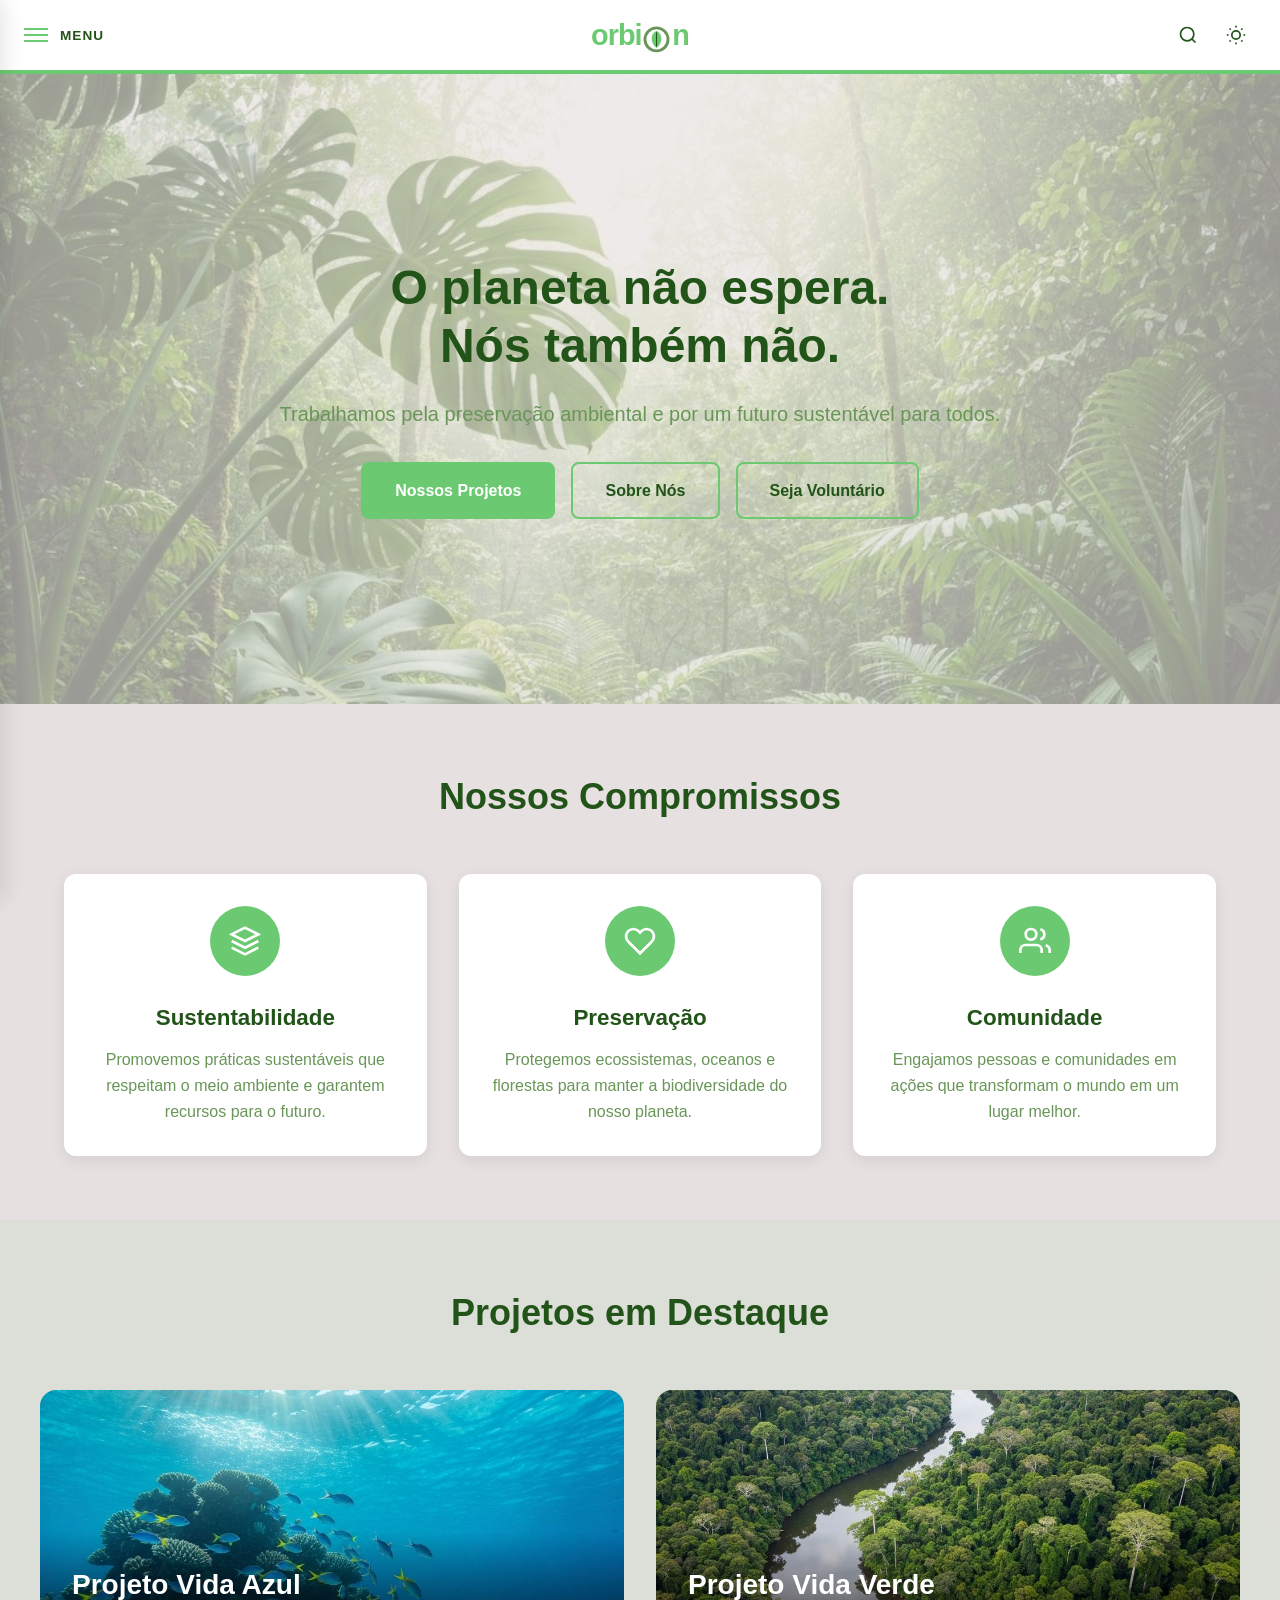
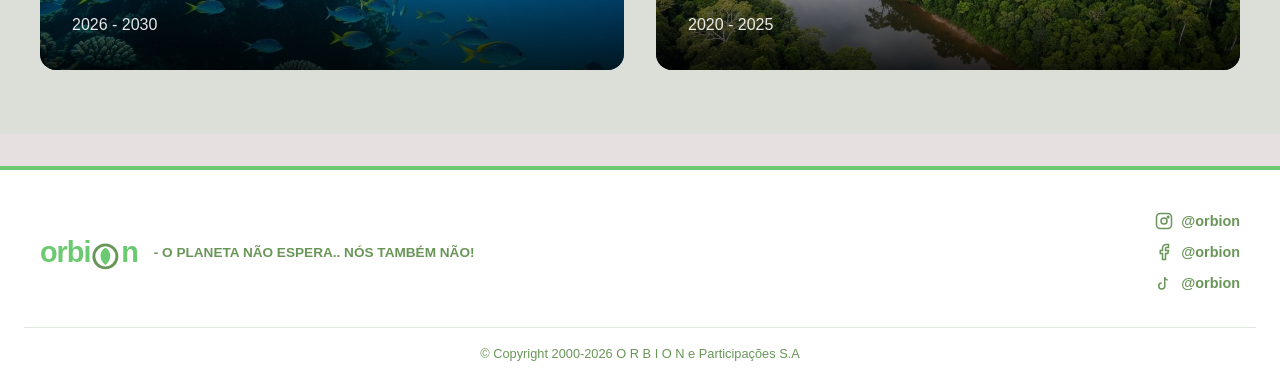
<file: index.html>
<!DOCTYPE html>
<html lang="pt-BR">
<head>
  <meta charset="UTF-8">
  <meta name="viewport" content="width=device-width, initial-scale=1.0">
  <title>Orbion - O planeta não espera, nós também não!</title>
  <meta name="description" content="Organização dedicada à preservação ambiental e desenvolvimento sustentável.">
  <link rel="stylesheet" href="css/style.css">
</head>
<body>

  <!-- ===== TELA DE CARREGAMENTO ===== -->
  <div id="loading-screen" class="loading-screen">
    <div class="loading-content">
      <div class="loading-logo">
        <!-- Logo Orbion -->
        <span class="logo-text">
          orbi<span class="logo-o">
            <svg viewBox="0 0 40 40" class="logo-leaf-svg">
              <circle cx="20" cy="20" r="16" fill="none" stroke="#699658" stroke-width="4"/>
              <path class="leaf-path" d="M20 8 C12 12, 10 24, 20 32 C30 24, 28 12, 20 8 Z" fill="#6bca71"/>
              <path d="M20 10 L20 30" stroke="#225318" stroke-width="1.5"/>
            </svg>
          </span>n
        </span>
      </div>
      <div class="loading-bar-container">
        <div class="loading-bar"></div>
      </div>
      <p class="loading-text">Carregando...</p>
    </div>
  </div>

  <!-- ===== CABEÇALHO ===== -->
  <header class="header">
    <div class="header-content">
      <!-- Menu (esquerda) -->
      <div class="header-left">
        <button class="menu-button" id="menu-button" aria-label="Abrir menu">
          <div class="menu-icon">
            <span></span><span></span><span></span>
          </div>
          <span class="menu-label">MENU</span>
        </button>
      </div>

      <!-- Logo (centro) -->
      <div class="header-logo">
        <a href="index.html" class="logo-link">
          <span class="logo-text logo-sm">
            orbi<span class="logo-o">
              <svg viewBox="0 0 40 40" class="logo-leaf-svg">
                <circle cx="20" cy="20" r="16" fill="none" stroke="#699658" stroke-width="4"/>
                <path d="M20 8 C12 12, 10 24, 20 32 C30 24, 28 12, 20 8 Z" fill="#6bca71"/>
                <path d="M20 10 L20 30" stroke="#225318" stroke-width="1.5"/>
              </svg>
            </span>n
          </span>
        </a>
      </div>

      <!-- Busca e Dark Mode (direita) -->
      <div class="header-right">
        <button class="icon-button" id="search-button" aria-label="Buscar">
          <svg viewBox="0 0 24 24" width="20" height="20" fill="none" stroke="currentColor" stroke-width="2">
            <circle cx="11" cy="11" r="8"/><line x1="21" y1="21" x2="16.65" y2="16.65"/>
          </svg>
        </button>
        <button class="icon-button" id="theme-button" aria-label="Alternar tema">
          <svg class="icon-sun" viewBox="0 0 24 24" width="20" height="20" fill="none" stroke="currentColor" stroke-width="2">
            <circle cx="12" cy="12" r="5"/><line x1="12" y1="1" x2="12" y2="3"/><line x1="12" y1="21" x2="12" y2="23"/><line x1="4.22" y1="4.22" x2="5.64" y2="5.64"/><line x1="18.36" y1="18.36" x2="19.78" y2="19.78"/><line x1="1" y1="12" x2="3" y2="12"/><line x1="21" y1="12" x2="23" y2="12"/><line x1="4.22" y1="19.78" x2="5.64" y2="18.36"/><line x1="18.36" y1="5.64" x2="19.78" y2="4.22"/>
          </svg>
          <svg class="icon-moon" viewBox="0 0 24 24" width="20" height="20" fill="none" stroke="currentColor" stroke-width="2">
            <path d="M21 12.79A9 9 0 1 1 11.21 3 7 7 0 0 0 21 12.79z"/>
          </svg>
        </button>
      </div>
    </div>
  </header>

  <!-- ===== MENU LATERAL ===== -->
  <div class="sidebar-overlay" id="sidebar-overlay"></div>
  <nav class="sidebar" id="sidebar">
    <div class="sidebar-header">
      <span class="logo-text logo-sm">orbi<span class="logo-o"><svg viewBox="0 0 40 40" class="logo-leaf-svg"><circle cx="20" cy="20" r="16" fill="none" stroke="#699658" stroke-width="4"/><path d="M20 8 C12 12, 10 24, 20 32 C30 24, 28 12, 20 8 Z" fill="#6bca71"/></svg></span>n</span>
      <button class="close-button" id="close-button" aria-label="Fechar menu">&times;</button>
    </div>
    <ul class="sidebar-links">
      <li><a href="index.html">início</a></li>
      <li><a href="projetos.html">projetos</a></li>
      <li><a href="contato.html">contato</a></li>
      <li><a href="sobre.html">sobre</a></li>
    </ul>
  </nav>

  <!-- ===== MODAL DE BUSCA ===== -->
  <div class="search-modal" id="search-modal">
    <div class="search-box">
      <div class="search-input-wrap">
        <svg viewBox="0 0 24 24" width="20" height="20" fill="none" stroke="currentColor" stroke-width="2"><circle cx="11" cy="11" r="8"/><line x1="21" y1="21" x2="16.65" y2="16.65"/></svg>
        <input type="text" id="search-input" placeholder="Buscar projetos, páginas...">
        <button id="search-close" aria-label="Fechar busca">&times;</button>
      </div>
      <div class="search-results" id="search-results">
        <p class="search-hint">Digite para buscar no site</p>
      </div>
    </div>
  </div>

  <!-- ===== CONTEÚDO PRINCIPAL ===== -->
  <main>
    <!-- HERO -->
    <section class="hero">
      <div class="hero-bg"></div>
      <div class="hero-content">
        <h1 class="hero-title animate-fade-up">O planeta não espera.<br>Nós também não.</h1>
        <p class="hero-subtitle animate-fade-up delay-200">Trabalhamos pela preservação ambiental e por um futuro sustentável para todos.</p>
        <div class="hero-buttons animate-fade-up delay-300">
          <a href="projetos.html" class="btn btn-primary">Nossos Projetos</a>
          <a href="sobre.html" class="btn btn-outline">Sobre Nós</a>
          <a href="cadastro.html" class="btn btn-outline">Seja Voluntário</a>
        </div>
      </div>
    </section>

    <!-- COMPROMISSOS -->
    <section class="section">
      <h2 class="section-title scroll-animate">Nossos Compromissos</h2>
      <div class="cards-grid">
        <div class="card scroll-animate">
          <div class="card-icon">
            <svg viewBox="0 0 24 24" width="32" height="32" fill="none" stroke="currentColor" stroke-width="2"><path d="M12 2L2 7l10 5 10-5-10-5z"/><path d="M2 17l10 5 10-5"/><path d="M2 12l10 5 10-5"/></svg>
          </div>
          <h3>Sustentabilidade</h3>
          <p>Promovemos práticas sustentáveis que respeitam o meio ambiente e garantem recursos para o futuro.</p>
        </div>
        <div class="card scroll-animate delay-100">
          <div class="card-icon">
            <svg viewBox="0 0 24 24" width="32" height="32" fill="none" stroke="currentColor" stroke-width="2"><path d="M20.84 4.61a5.5 5.5 0 0 0-7.78 0L12 5.67l-1.06-1.06a5.5 5.5 0 0 0-7.78 7.78l1.06 1.06L12 21.23l7.78-7.78 1.06-1.06a5.5 5.5 0 0 0 0-7.78z"/></svg>
          </div>
          <h3>Preservação</h3>
          <p>Protegemos ecossistemas, oceanos e florestas para manter a biodiversidade do nosso planeta.</p>
        </div>
        <div class="card scroll-animate delay-200">
          <div class="card-icon">
            <svg viewBox="0 0 24 24" width="32" height="32" fill="none" stroke="currentColor" stroke-width="2"><path d="M17 21v-2a4 4 0 0 0-4-4H5a4 4 0 0 0-4 4v2"/><circle cx="9" cy="7" r="4"/><path d="M23 21v-2a4 4 0 0 0-3-3.87"/><path d="M16 3.13a4 4 0 0 1 0 7.75"/></svg>
          </div>
          <h3>Comunidade</h3>
          <p>Engajamos pessoas e comunidades em ações que transformam o mundo em um lugar melhor.</p>
        </div>
      </div>
    </section>

    <!-- DESTAQUE PROJETOS -->
    <section class="section section-alt">
      <h2 class="section-title scroll-animate">Projetos em Destaque</h2>
      <div class="projects-preview">
        <a href="projetos.html" class="project-card project-azul scroll-animate">
          <div class="project-overlay">
            <h3>Projeto Vida Azul</h3>
            <p>2026 - 2030</p>
          </div>
        </a>
        <a href="projetos.html" class="project-card project-verde scroll-animate delay-200">
          <div class="project-overlay">
            <h3>Projeto Vida Verde</h3>
            <p>2020 - 2025</p>
          </div>
        </a>
      </div>
    </section>
  </main>

  <!-- ===== RODAPÉ ===== -->
  <footer class="footer">
    <div class="footer-content">
      <div class="footer-brand">
        <span class="logo-text logo-sm">orbi<span class="logo-o"><svg viewBox="0 0 40 40" class="logo-leaf-svg"><circle cx="20" cy="20" r="16" fill="none" stroke="#699658" stroke-width="4"/><path d="M20 8 C12 12, 10 24, 20 32 C30 24, 28 12, 20 8 Z" fill="#6bca71"/></svg></span>n</span>
        <p class="footer-slogan">- O PLANETA NÃO ESPERA.. NÓS TAMBÉM NÃO!</p>
      </div>
      <div class="footer-social">
        <a href="#" class="social-link">
          <svg viewBox="0 0 24 24" width="18" height="18" fill="none" stroke="currentColor" stroke-width="2"><rect x="2" y="2" width="20" height="20" rx="5"/><circle cx="12" cy="12" r="4"/><circle cx="17.5" cy="6.5" r="1" fill="currentColor"/></svg>
          <span>@orbion</span>
        </a>
        <a href="#" class="social-link">
          <svg viewBox="0 0 24 24" width="18" height="18" fill="none" stroke="currentColor" stroke-width="2"><path d="M18 2h-3a5 5 0 0 0-5 5v3H7v4h3v8h4v-8h3l1-4h-4V7a1 1 0 0 1 1-1h3z"/></svg>
          <span>@orbion</span>
        </a>
        <a href="#" class="social-link">
          <svg viewBox="0 0 24 24" width="18" height="18" fill="none" stroke="currentColor" stroke-width="2"><path d="M9 12a4 4 0 1 0 4 4V4c0 2 2 4 4 4"/></svg>
          <span>@orbion</span>
        </a>
      </div>
    </div>
    <div class="footer-bottom">
      <p>&copy; Copyright 2000-2026 O R B I O N e Participações S.A</p>
    </div>
  </footer>

  <script src="js/script.js"></script>
</body>
</html>
</file>
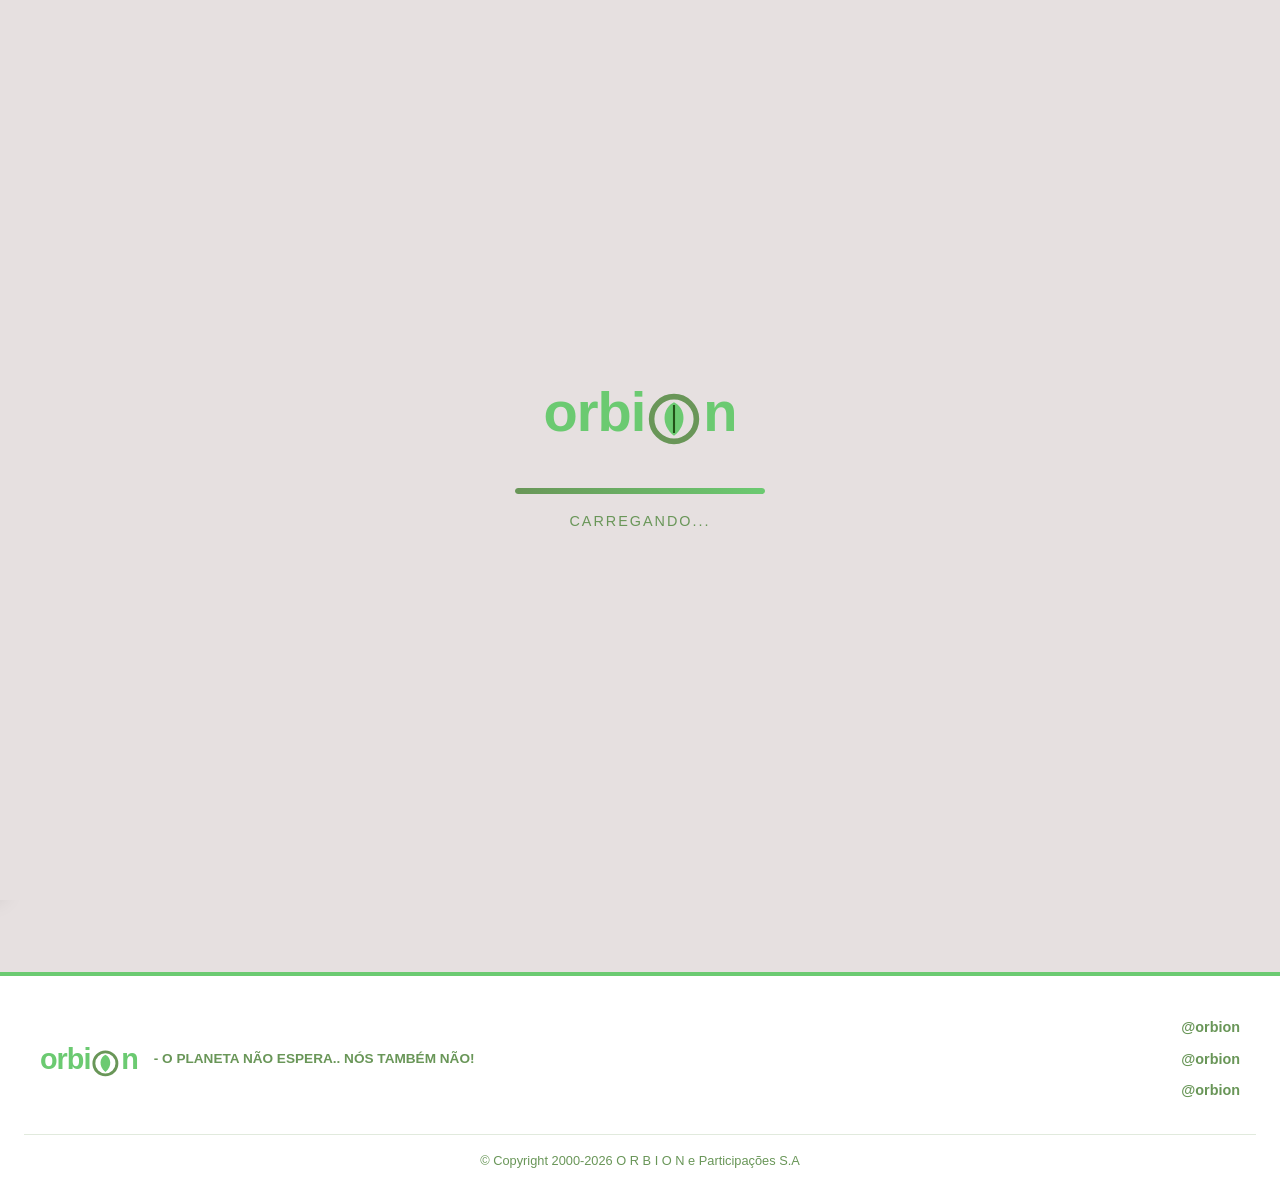
<file: admin-projetos.html>
<!DOCTYPE html>
<html lang="pt-BR">

<head>
    <meta charset="UTF-8">
    <meta name="viewport" content="width=device-width, initial-scale=1.0">

    <title>Gerenciar Projetos - Orbion</title>
    <meta name="description" content="Painel administrativo de gerenciamento de projetos da Orbion.">

    <link rel="stylesheet" href="css/style.css">
</head>

<body class="admin-acesso-pendente">

    <!-- TELA DE CARREGAMENTO -->
    <div id="loading-screen" class="loading-screen">
        <div class="loading-content">
            <div class="loading-logo">
                <span class="logo-text">
                    orbi<span class="logo-o">
                        <svg viewBox="0 0 40 40" class="logo-leaf-svg">
                            <circle cx="20" cy="20" r="16" fill="none" stroke="#699658" stroke-width="4"/>
                            <path class="leaf-path" d="M20 8 C12 12, 10 24, 20 32 C30 24, 28 12, 20 8 Z" fill="#6bca71"/>
                            <path d="M20 10 L20 30" stroke="#225318" stroke-width="1.5"/>
                        </svg>
                    </span>n
                </span>
            </div>

            <div class="loading-bar-container">
                <div class="loading-bar"></div>
            </div>

            <p class="loading-text">Carregando...</p>
        </div>
    </div>

    <!-- CABEÇALHO -->
    <header class="header">

        <div class="header-content">

            <div class="header-left">
                <button class="menu-button" id="menu-button" aria-label="Abrir menu">
                    <div class="menu-icon">
                        <span></span>
                        <span></span>
                        <span></span>
                    </div>
                    <span class="menu-label">MENU</span>
                </button>
            </div>

            <div class="header-logo">
                <a href="index.html" class="logo-link">
                    <span class="logo-text logo-sm">
                        orbi<span class="logo-o">
                            <svg viewBox="0 0 40 40" class="logo-leaf-svg">
                                <circle cx="20" cy="20" r="16" fill="none" stroke="#699658" stroke-width="4"/>
                                <path d="M20 8 C12 12, 10 24, 20 32 C30 24, 28 12, 20 8 Z" fill="#6bca71"/>
                                <path d="M20 10 L20 30" stroke="#225318" stroke-width="1.5"/>
                            </svg>
                        </span>n
                    </span>
                </a>
            </div>

            <div class="header-right">

                <button class="icon-button" id="search-button" aria-label="Buscar">
                    <svg viewBox="0 0 24 24" width="20" height="20" fill="none" stroke="currentColor" stroke-width="2">
                        <circle cx="11" cy="11" r="8"/>
                        <line x1="21" y1="21" x2="16.65" y2="16.65"/>
                    </svg>
                </button>

                <button class="icon-button" id="theme-button" aria-label="Alternar tema">
                    <svg class="icon-sun" viewBox="0 0 24 24" width="20" height="20" fill="none" stroke="currentColor" stroke-width="2">
                        <circle cx="12" cy="12" r="5"/>
                        <line x1="12" y1="1" x2="12" y2="3"/>
                        <line x1="12" y1="21" x2="12" y2="23"/>
                        <line x1="4.22" y1="4.22" x2="5.64" y2="5.64"/>
                        <line x1="18.36" y1="18.36" x2="19.78" y2="19.78"/>
                        <line x1="1" y1="12" x2="3" y2="12"/>
                        <line x1="21" y1="12" x2="23" y2="12"/>
                        <line x1="4.22" y1="19.78" x2="5.64" y2="18.36"/>
                        <line x1="18.36" y1="5.64" x2="19.78" y2="4.22"/>
                    </svg>

                    <svg class="icon-moon" viewBox="0 0 24 24" width="20" height="20" fill="none" stroke="currentColor" stroke-width="2">
                        <path d="M21 12.79A9 9 0 1 1 11.21 3 7 7 0 0 0 21 12.79z"/>
                    </svg>
                </button>

            </div>
        </div>

<style>
  body.admin-acesso-pendente > *:not(#loading-screen) {
    visibility: hidden;
  }
</style>

    </header>

    <!-- MENU LATERAL -->
    <div class="sidebar-overlay" id="sidebar-overlay"></div>

    <nav class="sidebar" id="sidebar">

        <div class="sidebar-header">

            <span class="logo-text logo-sm">
                orbi<span class="logo-o">
                    <svg viewBox="0 0 40 40" class="logo-leaf-svg">
                        <circle cx="20" cy="20" r="16" fill="none" stroke="#699658" stroke-width="4"/>
                        <path d="M20 8 C12 12, 10 24, 20 32 C30 24, 28 12, 20 8 Z" fill="#6bca71"/>
                    </svg>
                </span>n
            </span>

            <button class="close-button" id="close-button" aria-label="Fechar menu">
                &times;
            </button>

        </div>

        <ul class="sidebar-links">
            <li><a href="index.html">início</a></li>
            <li><a href="projetos.html">projetos</a></li>
            <li><a href="contato.html">contato</a></li>
            <li><a href="sobre.html">sobre</a></li>
        </ul>

    </nav>

    <!-- MODAL DE BUSCA -->
    <div class="search-modal" id="search-modal">

        <div class="search-box">

            <div class="search-input-wrap">

                <svg viewBox="0 0 24 24" width="20" height="20" fill="none" stroke="currentColor" stroke-width="2">
                    <circle cx="11" cy="11" r="8"/>
                    <line x1="21" y1="21" x2="16.65" y2="16.65"/>
                </svg>

                <input type="text" id="search-input" placeholder="Buscar projetos, páginas...">

                <button id="search-close" aria-label="Fechar busca">
                    &times;
                </button>

            </div>

            <div class="search-results" id="search-results">
                <p class="search-hint">Digite para buscar no site</p>
            </div>

        </div>
    </div>

    <!-- CONTEÚDO ADMINISTRATIVO -->
    <main class="admin-container">

        <div class="admin-page-header">

            <span class="admin-breadcrumb">
                Administração / Projetos
            </span>

            <h1>Gerenciar Projetos</h1>

            <p>
                Cadastre, edite e acompanhe os projetos da Orbion.
            </p>

        </div>

        <section id="admin-projetos">

            <!-- FORMULÁRIO -->
            <div class="admin-form-container">

                <h2 id="form-titulo">Cadastrar novo projeto</h2>

                <form id="form-projeto">

                    <input type="hidden" id="id_projeto">

                    <label for="titulo">Título do projeto</label>
                    <input type="text" id="titulo" required>

                    <label for="descricao">Descrição</label>
                    <textarea id="descricao" required></textarea>

                    <label for="data_inicio">Data de início</label>
                    <input type="date" id="data_inicio" required>

                    <label for="data_fim">Data de término</label>
                    <input type="date" id="data_fim">

                    <label for="status">Status</label>
                    <select id="status" required>
                        <option value="Planejado">Planejado</option>
                        <option value="Em andamento">Em andamento</option>
                        <option value="Concluído">Concluído</option>
                        <option value="Cancelado">Cancelado</option>
                    </select>

                    <label for="imagem_capa">Imagem de capa</label>
<input
    type="file"
    id="imagem_capa"
    accept="image/jpeg,image/png,image/webp"
>

<div id="preview-capa"></div>

<label for="imagens-galeria">Imagens da galeria</label>
<input
    type="file"
    id="imagens-galeria"
    accept="image/jpeg,image/png,image/webp"
    multiple
>

<div id="preview-galeria"></div>

<div id="galeria-existente"></div>

                    <label for="objetivos">Objetivos</label>
                    <textarea id="objetivos"></textarea>

                    <label for="publico_alvo">Público-alvo</label>
                    <textarea id="publico_alvo"></textarea>

                    <label for="metodologia">Metodologia</label>
                    <textarea id="metodologia"></textarea>

                    <label for="resultados_esperados">Resultados esperados</label>
                    <textarea id="resultados_esperados"></textarea>

                    <div class="admin-form-botoes">

                        <button type="submit" id="btn-salvar">
                            Salvar projeto
                        </button>

                        <button type="button" id="btn-cancelar" hidden>
                            Cancelar edição
                        </button>

                    </div>

                </form>

            </div>

            <!-- LISTAGEM -->
            <div class="admin-lista-container">

                <div class="admin-lista-header">
                    <h2>Projetos cadastrados</h2>
                    <p>Gerencie os projetos registrados na Orbion.</p>
                </div>

                <div id="lista-projetos"></div>

            </div>

        </section>

    </main>

    <!-- RODAPÉ -->
    <footer class="footer">

        <div class="footer-content">

            <div class="footer-brand">

                <span class="logo-text logo-sm">
                    orbi<span class="logo-o">
                        <svg viewBox="0 0 40 40" class="logo-leaf-svg">
                            <circle cx="20" cy="20" r="16" fill="none" stroke="#699658" stroke-width="4"/>
                            <path d="M20 8 C12 12, 10 24, 20 32 C30 24, 28 12, 20 8 Z" fill="#6bca71"/>
                        </svg>
                    </span>n
                </span>

                <p class="footer-slogan">
                    - O PLANETA NÃO ESPERA.. NÓS TAMBÉM NÃO!
                </p>

            </div>

            <div class="footer-social">

                <a href="#" class="social-link">
                    <svg viewBox="0 0 24 24" width="18" height="18" fill="none" stroke="currentColor" stroke-width="2">
                        <rect x="2" y="2" width="20" height="20" rx="5"/>
                        <circle cx="12" cy="12" r="4"/>
                        <circle cx="17.5" cy="6.5" r="1" fill="currentColor"/>
                    </svg>
                    <span>@orbion</span>
                </a>

                <a href="#" class="social-link">
                    <svg viewBox="0 0 24 24" width="18" height="18" fill="none" stroke="currentColor" stroke-width="2">
                        <path d="M18 2h-3a5 5 0 0 0-5 5v3H7v4h3v8h4v-8h3l1-4h-4V7a1 1 0 0 1 1-1h3z"/>
                    </svg>
                    <span>@orbion</span>
                </a>

                <a href="#" class="social-link">
                    <svg viewBox="0 0 24 24" width="18" height="18" fill="none" stroke="currentColor" stroke-width="2">
                        <path d="M9 12a4 4 0 1 0 4 4V4c0 2 2 4 4 4"/>
                    </svg>
                    <span>@orbion</span>
                </a>

            </div>

        </div>

        <div class="footer-bottom">
            <p>&copy; Copyright 2000-2026 O R B I O N e Participações S.A</p>
        </div>

    </footer>

    <!-- SCRIPTS -->
    <script src="js/script.js"></script>
    <script src="js/admin-projetos.js"></script>

</body>
</html>
</file>
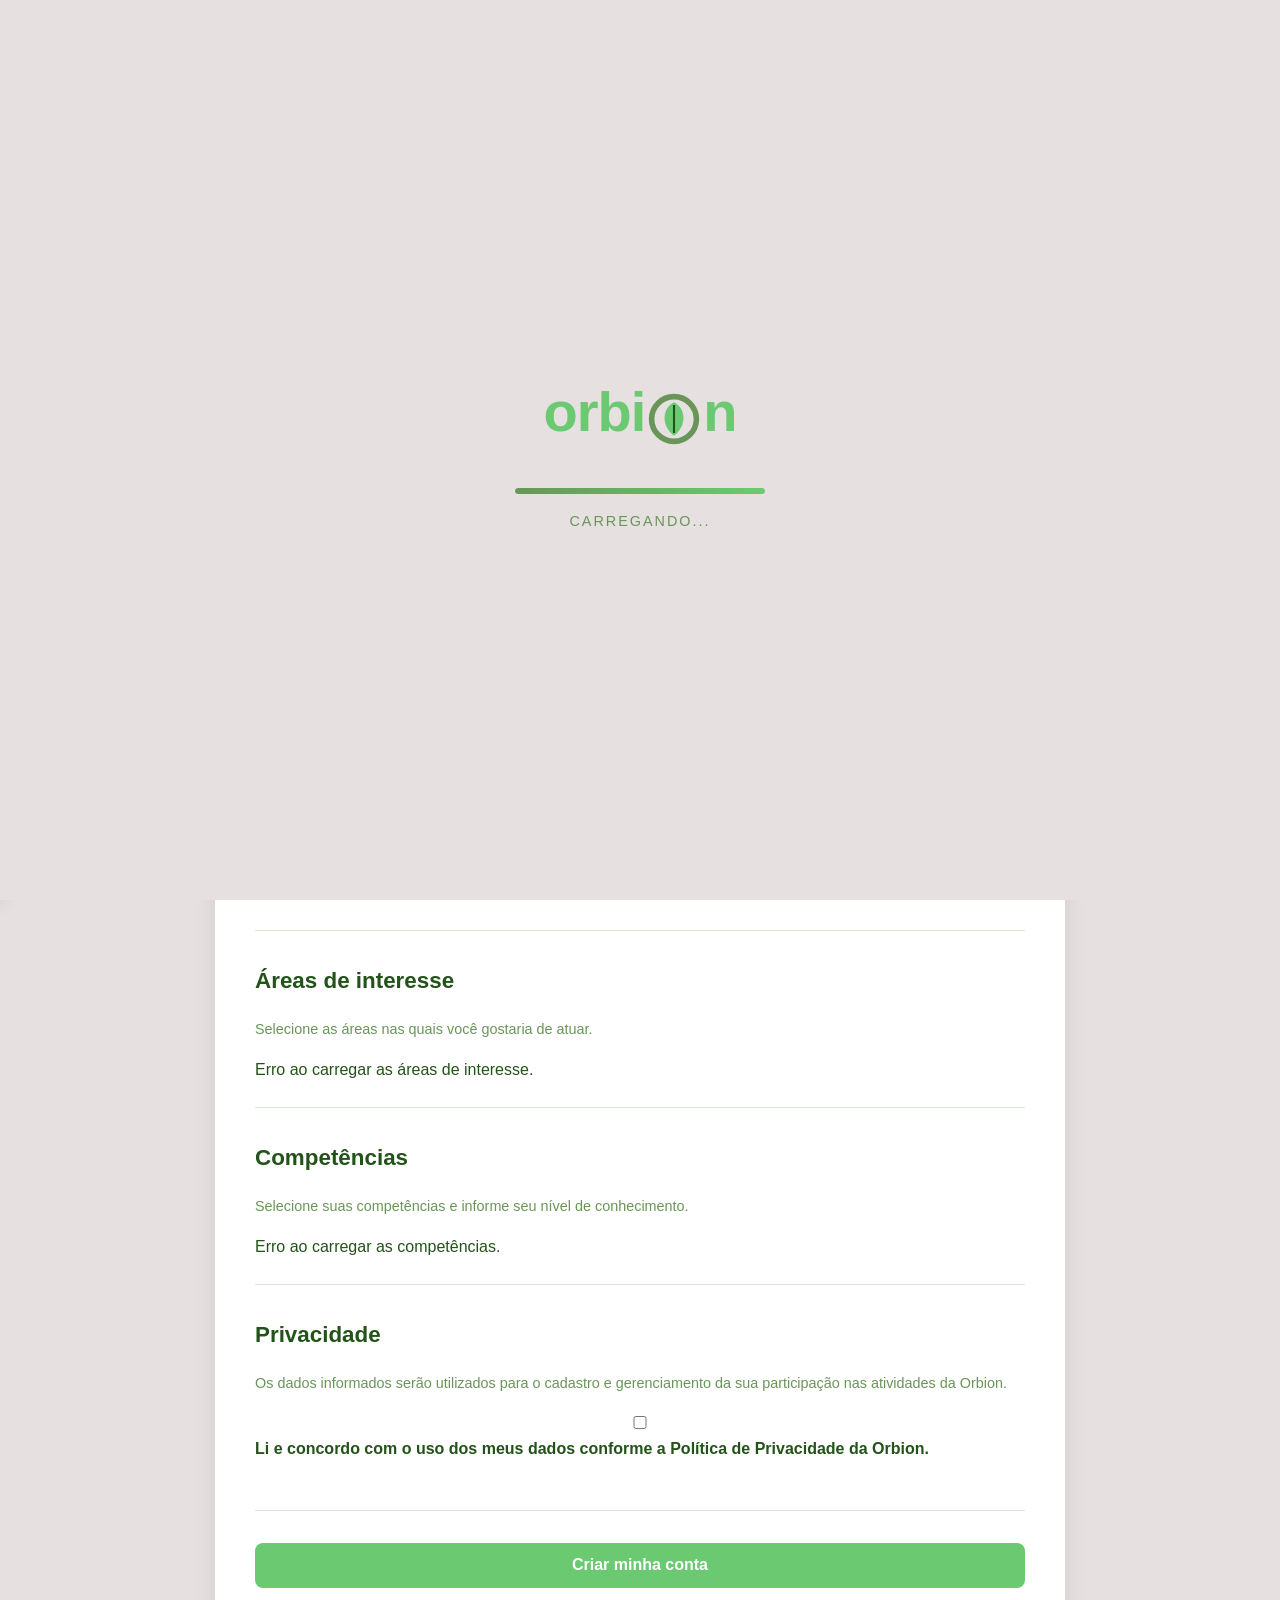
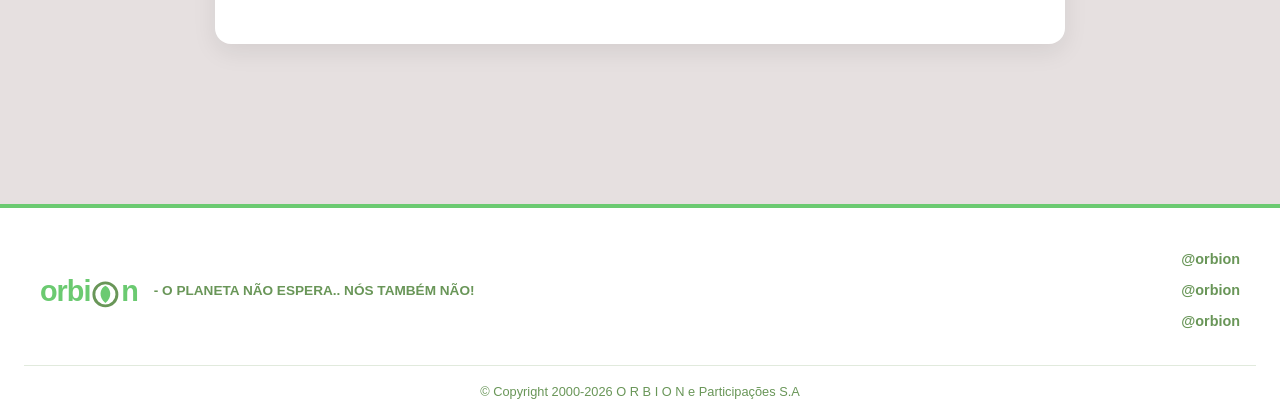
<file: cadastro.html>
<!DOCTYPE html>
<html lang="pt-BR">
<head>
  <meta charset="UTF-8">
  <meta name="viewport" content="width=device-width, initial-scale=1.0">
  <title>Seja Voluntário - Orbion</title>
  <meta name="description" content="Cadastre-se como voluntário e participe das ações ambientais da Orbion.">
  <link rel="stylesheet" href="css/style.css">
</head>
<body>

  <!-- TELA DE CARREGAMENTO -->
  <div id="loading-screen" class="loading-screen">
    <div class="loading-content">
      <div class="loading-logo">
        <span class="logo-text">
          orbi<span class="logo-o">
            <svg viewBox="0 0 40 40" class="logo-leaf-svg">
              <circle cx="20" cy="20" r="16" fill="none" stroke="#699658" stroke-width="4"/>
              <path class="leaf-path" d="M20 8 C12 12, 10 24, 20 32 C30 24, 28 12, 20 8 Z" fill="#6bca71"/>
              <path d="M20 10 L20 30" stroke="#225318" stroke-width="1.5"/>
            </svg>
          </span>n
        </span>
      </div>
      <div class="loading-bar-container">
        <div class="loading-bar"></div>
      </div>
      <p class="loading-text">Carregando...</p>
    </div>
  </div>

  <!-- CABEÇALHO -->
  <header class="header">
    <div class="header-content">
      <div class="header-left">
        <button class="menu-button" id="menu-button" aria-label="Abrir menu">
          <div class="menu-icon">
            <span></span><span></span><span></span>
          </div>
          <span class="menu-label">MENU</span>
        </button>
      </div>

      <div class="header-logo">
        <a href="index.html" class="logo-link">
          <span class="logo-text logo-sm">
            orbi<span class="logo-o">
              <svg viewBox="0 0 40 40" class="logo-leaf-svg">
                <circle cx="20" cy="20" r="16" fill="none" stroke="#699658" stroke-width="4"/>
                <path d="M20 8 C12 12, 10 24, 20 32 C30 24, 28 12, 20 8 Z" fill="#6bca71"/>
                <path d="M20 10 L20 30" stroke="#225318" stroke-width="1.5"/>
              </svg>
            </span>n
          </span>
        </a>
      </div>

      <div class="header-right">
        <button class="icon-button" id="search-button" aria-label="Buscar">
          <svg viewBox="0 0 24 24" width="20" height="20" fill="none" stroke="currentColor" stroke-width="2">
            <circle cx="11" cy="11" r="8"/>
            <line x1="21" y1="21" x2="16.65" y2="16.65"/>
          </svg>
        </button>

        <button class="icon-button" id="theme-button" aria-label="Alternar tema">
          <svg class="icon-sun" viewBox="0 0 24 24" width="20" height="20" fill="none" stroke="currentColor" stroke-width="2">
            <circle cx="12" cy="12" r="5"/>
            <line x1="12" y1="1" x2="12" y2="3"/>
            <line x1="12" y1="21" x2="12" y2="23"/>
            <line x1="4.22" y1="4.22" x2="5.64" y2="5.64"/>
            <line x1="18.36" y1="18.36" x2="19.78" y2="19.78"/>
            <line x1="1" y1="12" x2="3" y2="12"/>
            <line x1="21" y1="12" x2="23" y2="12"/>
            <line x1="4.22" y1="19.78" x2="5.64" y2="18.36"/>
            <line x1="18.36" y1="5.64" x2="19.78" y2="4.22"/>
          </svg>
          <svg class="icon-moon" viewBox="0 0 24 24" width="20" height="20" fill="none" stroke="currentColor" stroke-width="2">
            <path d="M21 12.79A9 9 0 1 1 11.21 3 7 7 0 0 0 21 12.79z"/>
          </svg>
        </button>
      </div>
    </div>
  </header>

  <!-- MENU LATERAL -->
  <div class="sidebar-overlay" id="sidebar-overlay"></div>

  <nav class="sidebar" id="sidebar">
    <div class="sidebar-header">
      <span class="logo-text logo-sm">
        orbi<span class="logo-o">
          <svg viewBox="0 0 40 40" class="logo-leaf-svg">
            <circle cx="20" cy="20" r="16" fill="none" stroke="#699658" stroke-width="4"/>
            <path d="M20 8 C12 12, 10 24, 20 32 C30 24, 28 12, 20 8 Z" fill="#6bca71"/>
          </svg>
        </span>n
      </span>
      <button class="close-button" id="close-button" aria-label="Fechar menu">&times;</button>
    </div>

    <ul class="sidebar-links">
      <li><a href="index.html">início</a></li>
      <li><a href="projetos.html">projetos</a></li>
      <li><a href="contato.html">contato</a></li>
      <li><a href="sobre.html">sobre</a></li>
    </ul>
  </nav>

  <!-- MODAL DE BUSCA -->
  <div class="search-modal" id="search-modal">
    <div class="search-box">
      <div class="search-input-wrap">
        <svg viewBox="0 0 24 24" width="20" height="20" fill="none" stroke="currentColor" stroke-width="2">
          <circle cx="11" cy="11" r="8"/>
          <line x1="21" y1="21" x2="16.65" y2="16.65"/>
        </svg>
        <input type="text" id="search-input" placeholder="Buscar projetos, páginas...">
        <button id="search-close" aria-label="Fechar busca">&times;</button>
      </div>
      <div class="search-results" id="search-results">
        <p class="search-hint">Digite para buscar no site</p>
      </div>
    </div>
  </div>

  <!-- CONTEÚDO PRINCIPAL -->
  <main>
    <section class="section">
      <h1 class="section-title">Seja um Voluntário</h1>

      <p class="register-hint" style="text-align:center; max-width:700px; margin:0 auto 2rem;">
        Faça parte da Orbion! Preencha seus dados e conte um pouco sobre suas áreas de interesse e competências.
      </p>

      <form id="register-form" class="register-form">

        <!-- DADOS PESSOAIS -->
        <section class="register-section">
          <h2>Dados pessoais</h2>

          <div class="register-grid">
            <div class="form-group">
              <label for="register-nome">Nome completo</label>
              <input type="text" id="register-nome" name="nome" maxlength="100" required>
            </div>

            <div class="form-group">
              <label for="register-telefone">Telefone</label>
              <input
                type="tel"
                id="register-telefone"
                name="telefone"
                maxlength="15"
                placeholder="(11) 99999-9999"
                inputmode="numeric"
                pattern="\(?[1-9][0-9]\)?\s?9?[0-9]{4}-?[0-9]{4}"
                title="Informe um telefone brasileiro válido com DDD."
              >
            </div>

            <div class="form-group">
              <label for="register-email">E-mail</label>
              <input type="email" id="register-email" name="email" maxlength="150" required>
            </div>

            <div class="form-group">
              <label for="register-nascimento">Data de nascimento</label>
              <input type="date" id="register-nascimento" name="data_nascimento" required>
            </div>
          </div>
        </section>

        <!-- SEGURANÇA -->
        <section class="register-section">
          <h2>Segurança da conta</h2>

          <div class="register-grid">
            <div class="form-group">
              <label for="register-senha">Senha</label>
              <div class="password-field">
                <input type="password" id="register-senha" name="senha" minlength="8" required autocomplete="new-password">
                <button type="button" class="password-toggle" data-target="register-senha" aria-label="Mostrar senha">
                  <svg viewBox="0 0 24 24" width="20" height="20" fill="none" stroke="currentColor" stroke-width="2">
                    <path d="M2 12s3.5-7 10-7 10 7 10 7-3.5 7-10 7S2 12 2 12z"/>
                    <circle cx="12" cy="12" r="3"/>
                  </svg>
                </button>
              </div>
              <small class="register-hint">Mínimo de 8 caracteres.</small>
            </div>

            <div class="form-group">
              <label for="register-confirmar-senha">Confirmar senha</label>
              <div class="password-field">
                <input type="password" id="register-confirmar-senha" name="confirmar_senha" minlength="8" required autocomplete="new-password">
                <button type="button" class="password-toggle" data-target="register-confirmar-senha" aria-label="Mostrar senha">
                  <svg viewBox="0 0 24 24" width="20" height="20" fill="none" stroke="currentColor" stroke-width="2">
                    <path d="M2 12s3.5-7 10-7 10 7 10 7-3.5 7-10 7S2 12 2 12z"/>
                    <circle cx="12" cy="12" r="3"/>
                  </svg>
                </button>
              </div>
            </div>
          </div>
        </section>

        <!-- ÁREAS DE INTERESSE -->
        <section class="register-section">
          <h2>Áreas de interesse</h2>
          <p class="register-hint">Selecione as áreas nas quais você gostaria de atuar.</p>

          <div id="register-areas" class="register-options">
            <p>Carregando áreas de interesse...</p>
          </div>
        </section>

        <!-- COMPETÊNCIAS -->
        <section class="register-section">
          <h2>Competências</h2>
          <p class="register-hint">Selecione suas competências e informe seu nível de conhecimento.</p>

          <div id="register-competencias">
            <p>Carregando competências...</p>
          </div>
        </section>

        <!-- PRIVACIDADE -->
        <section class="register-section">
          <h2>Privacidade</h2>

          <p class="register-hint">
            Os dados informados serão utilizados para o cadastro e gerenciamento da sua participação nas atividades da Orbion.
          </p>

          <div class="form-group privacy-consent">
            <label for="register-privacidade">
              <input
                type="checkbox"
                id="register-privacidade"
                name="consentimento_privacidade"
                required
              >
              Li e concordo com o uso dos meus dados conforme a Política de Privacidade da Orbion.
            </label>
          </div>
        </section>

        <button type="submit" class="btn btn-primary register-submit">
          Criar minha conta
        </button>

        <div id="register-message" class="register-message" role="status" aria-live="polite"></div>

      </form>
    </section>
  </main>

  <!-- RODAPÉ -->
  <footer class="footer">
    <div class="footer-content">
      <div class="footer-brand">
        <span class="logo-text logo-sm">
          orbi<span class="logo-o">
            <svg viewBox="0 0 40 40" class="logo-leaf-svg">
              <circle cx="20" cy="20" r="16" fill="none" stroke="#699658" stroke-width="4"/>
              <path d="M20 8 C12 12, 10 24, 20 32 C30 24, 28 12, 20 8 Z" fill="#6bca71"/>
            </svg>
          </span>n
        </span>
        <p class="footer-slogan">- O PLANETA NÃO ESPERA.. NÓS TAMBÉM NÃO!</p>
      </div>

      <div class="footer-social">
        <a href="#" class="social-link"><span>@orbion</span></a>
        <a href="#" class="social-link"><span>@orbion</span></a>
        <a href="#" class="social-link"><span>@orbion</span></a>
      </div>
    </div>

    <div class="footer-bottom">
      <p>&copy; Copyright 2000-2026 O R B I O N e Participações S.A</p>
    </div>
  </footer>

  <script src="js/script.js"></script>
</body>
</html>
</file>
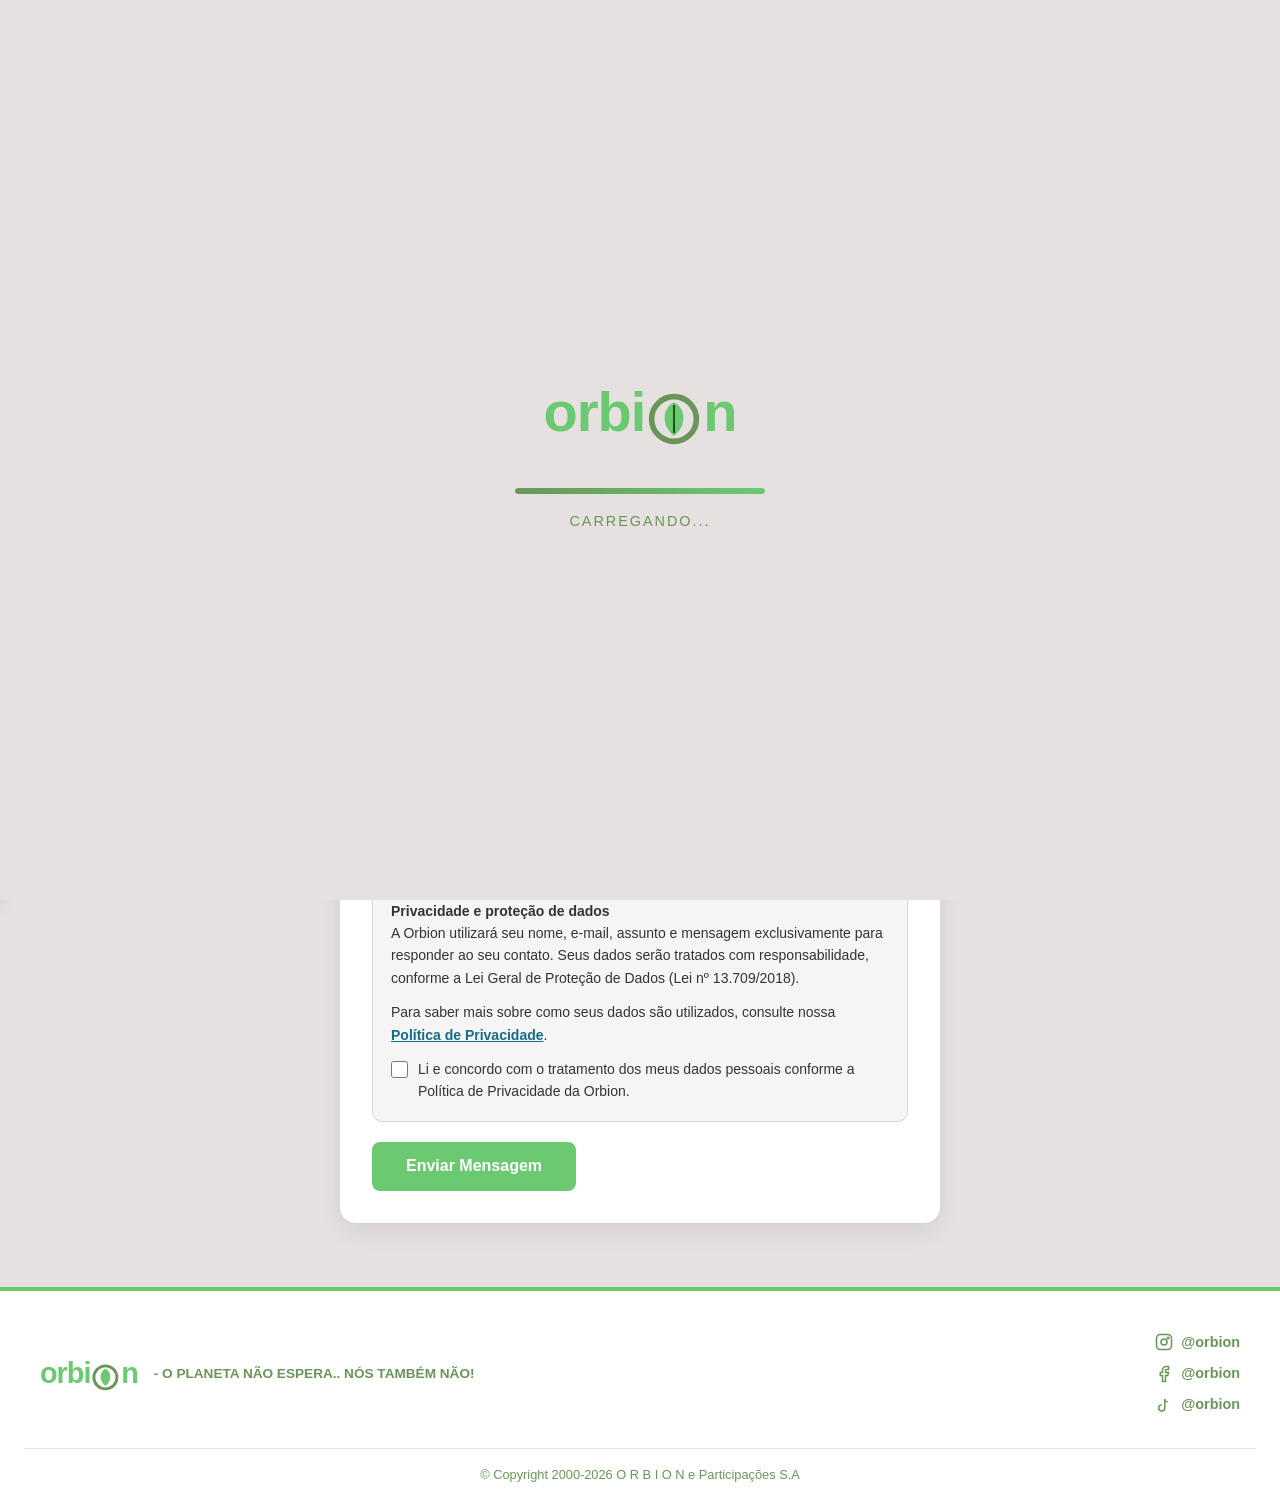
<file: contato.html>
<!DOCTYPE html>
<html lang="pt-BR">
<head>
  <meta charset="UTF-8">
  <meta name="viewport" content="width=device-width, initial-scale=1.0">
  <title>Contato - Orbion</title>
  <meta name="description" content="Entre em contato com a Orbion.">
  <link rel="stylesheet" href="css/style.css">
</head>
<body>

  <!-- TELA DE CARREGAMENTO -->
  <div id="loading-screen" class="loading-screen">
    <div class="loading-content">
      <div class="loading-logo">
        <span class="logo-text">orbi<span class="logo-o"><svg viewBox="0 0 40 40" class="logo-leaf-svg"><circle cx="20" cy="20" r="16" fill="none" stroke="#699658" stroke-width="4"/><path class="leaf-path" d="M20 8 C12 12, 10 24, 20 32 C30 24, 28 12, 20 8 Z" fill="#6bca71"/><path d="M20 10 L20 30" stroke="#225318" stroke-width="1.5"/></svg></span>n</span>
      </div>
      <div class="loading-bar-container"><div class="loading-bar"></div></div>
      <p class="loading-text">Carregando...</p>
    </div>
  </div>

  <!-- CABEÇALHO -->
  <header class="header">
    <div class="header-content">
      <div class="header-left">
        <button class="menu-button" id="menu-button" aria-label="Abrir menu">
          <div class="menu-icon"><span></span><span></span><span></span></div>
          <span class="menu-label">MENU</span>
        </button>
      </div>
      <div class="header-logo">
        <a href="index.html" class="logo-link">
          <span class="logo-text logo-sm">orbi<span class="logo-o"><svg viewBox="0 0 40 40" class="logo-leaf-svg"><circle cx="20" cy="20" r="16" fill="none" stroke="#699658" stroke-width="4"/><path d="M20 8 C12 12, 10 24, 20 32 C30 24, 28 12, 20 8 Z" fill="#6bca71"/><path d="M20 10 L20 30" stroke="#225318" stroke-width="1.5"/></svg></span>n</span>
        </a>
      </div>
      <div class="header-right">
        <button class="icon-button" id="search-button" aria-label="Buscar">
          <svg viewBox="0 0 24 24" width="20" height="20" fill="none" stroke="currentColor" stroke-width="2"><circle cx="11" cy="11" r="8"/><line x1="21" y1="21" x2="16.65" y2="16.65"/></svg>
        </button>
        <button class="icon-button" id="theme-button" aria-label="Alternar tema">
          <svg class="icon-sun" viewBox="0 0 24 24" width="20" height="20" fill="none" stroke="currentColor" stroke-width="2"><circle cx="12" cy="12" r="5"/><line x1="12" y1="1" x2="12" y2="3"/><line x1="12" y1="21" x2="12" y2="23"/><line x1="4.22" y1="4.22" x2="5.64" y2="5.64"/><line x1="18.36" y1="18.36" x2="19.78" y2="19.78"/><line x1="1" y1="12" x2="3" y2="12"/><line x1="21" y1="12" x2="23" y2="12"/><line x1="4.22" y1="19.78" x2="5.64" y2="18.36"/><line x1="18.36" y1="5.64" x2="19.78" y2="4.22"/></svg>
          <svg class="icon-moon" viewBox="0 0 24 24" width="20" height="20" fill="none" stroke="currentColor" stroke-width="2"><path d="M21 12.79A9 9 0 1 1 11.21 3 7 7 0 0 0 21 12.79z"/></svg>
        </button>
      </div>
    </div>
  </header>

  <!-- MENU LATERAL -->
  <div class="sidebar-overlay" id="sidebar-overlay"></div>
  <nav class="sidebar" id="sidebar">
    <div class="sidebar-header">
      <span class="logo-text logo-sm">orbi<span class="logo-o"><svg viewBox="0 0 40 40" class="logo-leaf-svg"><circle cx="20" cy="20" r="16" fill="none" stroke="#699658" stroke-width="4"/><path d="M20 8 C12 12, 10 24, 20 32 C30 24, 28 12, 20 8 Z" fill="#6bca71"/></svg></span>n</span>
      <button class="close-button" id="close-button" aria-label="Fechar menu">&times;</button>
    </div>
    <ul class="sidebar-links">
      <li><a href="index.html">início</a></li>
      <li><a href="projetos.html">projetos</a></li>
      <li><a href="contato.html">contato</a></li>
      <li><a href="sobre.html">sobre</a></li>
    </ul>
  </nav>

  <!-- MODAL DE BUSCA -->
  <div class="search-modal" id="search-modal">
    <div class="search-box">
      <div class="search-input-wrap">
        <svg viewBox="0 0 24 24" width="20" height="20" fill="none" stroke="currentColor" stroke-width="2"><circle cx="11" cy="11" r="8"/><line x1="21" y1="21" x2="16.65" y2="16.65"/></svg>
        <input type="text" id="search-input" placeholder="Buscar projetos, páginas...">
        <button id="search-close" aria-label="Fechar busca">&times;</button>
      </div>
      <div class="search-results" id="search-results">
        <p class="search-hint">Digite para buscar no site</p>
      </div>
    </div>
  </div>

  <!-- CONTEÚDO -->
  <main>
    <div class="page-header">
      <h1 class="page-title">Contato</h1>
    </div>

    <div class="contact-info">
      <div class="contact-info-item scroll-animate">
        <div class="ci-icon">
          <svg viewBox="0 0 24 24" width="20" height="20" fill="none" stroke="currentColor" stroke-width="2"><path d="M4 4h16c1.1 0 2 .9 2 2v12c0 1.1-.9 2-2 2H4c-1.1 0-2-.9-2-2V6c0-1.1.9-2 2-2z"/><polyline points="22,6 12,13 2,6"/></svg>
        </div>
        <p><strong>E-mail</strong>contato@orbion.com</p>
      </div>

      <div class="contact-info-item scroll-animate delay-100">
        <div class="ci-icon">
          <svg viewBox="0 0 24 24" width="20" height="20" fill="none" stroke="currentColor" stroke-width="2"><path d="M22 16.92v3a2 2 0 0 1-2.18 2 19.79 19.79 0 0 1-8.63-3.07 19.5 19.5 0 0 1-6-6 19.79 19.79 0 0 1-3.07-8.67A2 2 0 0 1 4.11 2h3a2 2 0 0 1 2 1.72 12.84 12.84 0 0 0 .7 2.81 2 2 0 0 1-.45 2.11L8.09 9.91a16 16 0 0 0 6 6l1.27-1.27a2 2 0 0 1 2.11-.45 12.84 12.84 0 0 0 2.81.7A2 2 0 0 1 22 16.92z"/></svg>
        </div>
        <p><strong>Telefone</strong>(11) 9999-9999</p>
      </div>

      <div class="contact-info-item scroll-animate delay-200">
        <div class="ci-icon">
          <svg viewBox="0 0 24 24" width="20" height="20" fill="none" stroke="currentColor" stroke-width="2"><path d="M21 10c0 7-9 13-9 13s-9-6-9-13a9 9 0 0 1 18 0z"/><circle cx="12" cy="10" r="3"/></svg>
        </div>
        <p><strong>Endereço</strong>São Paulo, SP</p>
      </div>
    </div>

    <!-- FORMULÁRIO DE CONTATO -->
    <form class="contact-form" id="contact-form">

      <div class="form-group">
        <label for="nome">Nome</label>
        <input type="text" id="nome" name="nome" placeholder="Seu nome completo" autocomplete="name" required>
      </div>

      <div class="form-group">
        <label for="email">E-mail</label>
        <input type="email" id="email" name="email" placeholder="seu@email.com" autocomplete="email" required>
      </div>

            <div class="form-group">
        <label for="assunto">Assunto</label>
        <input type="text" id="assunto" name="assunto" placeholder="Assunto do contato" maxlength="150" required>
      </div>


      <div class="form-group">
        <label for="mensagem">Mensagem</label>
        <textarea id="mensagem" name="mensagem" placeholder="Escreva sua mensagem..." required></textarea>
      </div>

      <!-- AVISO LGPD -->
      <div class="lgpd-box">
        <p>
          <strong>Privacidade e proteção de dados</strong><br>
         A Orbion utilizará seu nome, e-mail, assunto e mensagem exclusivamente
          para responder ao seu contato. Seus dados serão tratados com
          responsabilidade, conforme a Lei Geral de Proteção de Dados
          (Lei nº 13.709/2018).
        </p>

        <p>
          Para saber mais sobre como seus dados são utilizados,
          consulte nossa
          <a href="privacidade.html" target="_blank">Política de Privacidade</a>.
        </p>

        <label class="lgpd-checkbox">
          <input
            type="checkbox"
            id="lgpd-consent"
            name="lgpd_consent"
            value="true"
            required
          >
          <span>
            Li e concordo com o tratamento dos meus dados pessoais
            conforme a Política de Privacidade da Orbion.
          </span>
        </label>
      </div>

      <button type="submit" class="btn btn-primary">Enviar Mensagem</button>
    </form>
  </main>

  <!-- RODAPÉ -->
  <footer class="footer">
    <div class="footer-content">
      <div class="footer-brand">
        <span class="logo-text logo-sm">orbi<span class="logo-o"><svg viewBox="0 0 40 40" class="logo-leaf-svg"><circle cx="20" cy="20" r="16" fill="none" stroke="#699658" stroke-width="4"/><path d="M20 8 C12 12, 10 24, 20 32 C30 24, 28 12, 20 8 Z" fill="#6bca71"/></svg></span>n</span>
        <p class="footer-slogan">- O PLANETA NÃO ESPERA.. NÓS TAMBÉM NÃO!</p>
      </div>

      <div class="footer-social">
        <a href="#" class="social-link"><svg viewBox="0 0 24 24" width="18" height="18" fill="none" stroke="currentColor" stroke-width="2"><rect x="2" y="2" width="20" height="20" rx="5"/><circle cx="12" cy="12" r="4"/><circle cx="17.5" cy="6.5" r="1" fill="currentColor"/></svg><span>@orbion</span></a>
        <a href="#" class="social-link"><svg viewBox="0 0 24 24" width="18" height="18" fill="none" stroke="currentColor" stroke-width="2"><path d="M18 2h-3a5 5 0 0 0-5 5v3H7v4h3v8h4v-8h3l1-4h-4V7a1 1 0 0 1 1-1h3z"/></svg><span>@orbion</span></a>
        <a href="#" class="social-link"><svg viewBox="0 0 24 24" width="18" height="18" fill="none" stroke="currentColor" stroke-width="2"><path d="M9 12a4 4 0 1 0 4 4V4c0 2 2 4 4 4"/></svg><span>@orbion</span></a>
      </div>
    </div>

    <div class="footer-bottom">
      <p>&copy; Copyright 2000-2026 O R B I O N e Participações S.A</p>
    </div>
  </footer>

  <script src="js/script.js"></script>
</body>
</html>
</file>
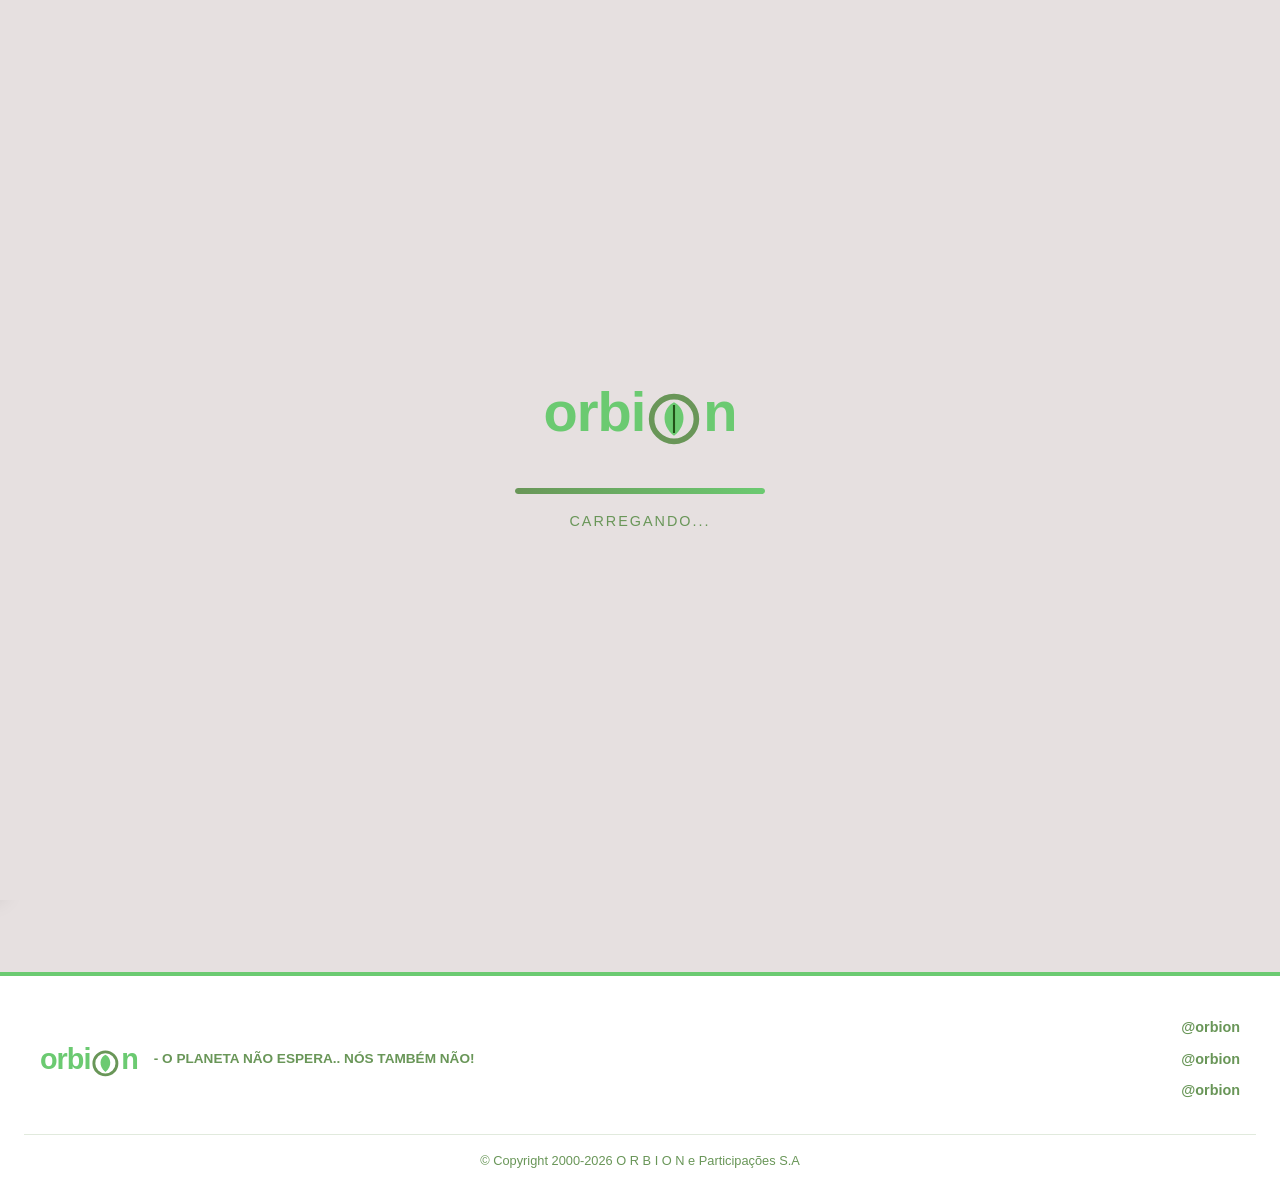
<file: login.html>
<!DOCTYPE html>
<html lang="pt-BR">
<head>
  <meta charset="UTF-8">
  <meta name="viewport" content="width=device-width, initial-scale=1.0">
  <title>Entrar - Orbion</title>
  <meta name="description" content="Entre na sua conta de voluntário da Orbion.">
  <link rel="stylesheet" href="css/style.css">
</head>
<body>

  <!-- TELA DE CARREGAMENTO -->
  <div id="loading-screen" class="loading-screen">
    <div class="loading-content">
      <div class="loading-logo">
        <span class="logo-text">
          orbi<span class="logo-o">
            <svg viewBox="0 0 40 40" class="logo-leaf-svg">
              <circle cx="20" cy="20" r="16" fill="none" stroke="#699658" stroke-width="4"/>
              <path class="leaf-path" d="M20 8 C12 12, 10 24, 20 32 C30 24, 28 12, 20 8 Z" fill="#6bca71"/>
              <path d="M20 10 L20 30" stroke="#225318" stroke-width="1.5"/>
            </svg>
          </span>n
        </span>
      </div>
      <div class="loading-bar-container">
        <div class="loading-bar"></div>
      </div>
      <p class="loading-text">Carregando...</p>
    </div>
  </div>

  <!-- CABEÇALHO -->
  <header class="header">
    <div class="header-content">
      <div class="header-left">
        <button class="menu-button" id="menu-button" aria-label="Abrir menu">
          <div class="menu-icon">
            <span></span><span></span><span></span>
          </div>
          <span class="menu-label">MENU</span>
        </button>
      </div>

      <div class="header-logo">
        <a href="index.html" class="logo-link">
          <span class="logo-text logo-sm">
            orbi<span class="logo-o">
              <svg viewBox="0 0 40 40" class="logo-leaf-svg">
                <circle cx="20" cy="20" r="16" fill="none" stroke="#699658" stroke-width="4"/>
                <path d="M20 8 C12 12, 10 24, 20 32 C30 24, 28 12, 20 8 Z" fill="#6bca71"/>
                <path d="M20 10 L20 30" stroke="#225318" stroke-width="1.5"/>
              </svg>
            </span>n
          </span>
        </a>
      </div>

      <div class="header-right">
        <button class="icon-button" id="search-button" aria-label="Buscar">
          <svg viewBox="0 0 24 24" width="20" height="20" fill="none" stroke="currentColor" stroke-width="2">
            <circle cx="11" cy="11" r="8"/>
            <line x1="21" y1="21" x2="16.65" y2="16.65"/>
          </svg>
        </button>

        <button class="icon-button" id="theme-button" aria-label="Alternar tema">
          <svg class="icon-sun" viewBox="0 0 24 24" width="20" height="20" fill="none" stroke="currentColor" stroke-width="2">
            <circle cx="12" cy="12" r="5"/>
            <line x1="12" y1="1" x2="12" y2="3"/>
            <line x1="12" y1="21" x2="12" y2="23"/>
            <line x1="4.22" y1="4.22" x2="5.64" y2="5.64"/>
            <line x1="18.36" y1="18.36" x2="19.78" y2="19.78"/>
            <line x1="1" y1="12" x2="3" y2="12"/>
            <line x1="21" y1="12" x2="23" y2="12"/>
            <line x1="4.22" y1="19.78" x2="5.64" y2="18.36"/>
            <line x1="18.36" y1="5.64" x2="19.78" y2="4.22"/>
          </svg>
          <svg class="icon-moon" viewBox="0 0 24 24" width="20" height="20" fill="none" stroke="currentColor" stroke-width="2">
            <path d="M21 12.79A9 9 0 1 1 11.21 3 7 7 0 0 0 21 12.79z"/>
          </svg>
        </button>
      </div>
    </div>
  </header>

  <!-- MENU LATERAL -->
  <div class="sidebar-overlay" id="sidebar-overlay"></div>

  <nav class="sidebar" id="sidebar">
    <div class="sidebar-header">
      <span class="logo-text logo-sm">
        orbi<span class="logo-o">
          <svg viewBox="0 0 40 40" class="logo-leaf-svg">
            <circle cx="20" cy="20" r="16" fill="none" stroke="#699658" stroke-width="4"/>
            <path d="M20 8 C12 12, 10 24, 20 32 C30 24, 28 12, 20 8 Z" fill="#6bca71"/>
          </svg>
        </span>n
      </span>
      <button class="close-button" id="close-button" aria-label="Fechar menu">&times;</button>
    </div>

    <ul class="sidebar-links">
      <li><a href="index.html">início</a></li>
      <li><a href="projetos.html">projetos</a></li>
      <li><a href="contato.html">contato</a></li>
      <li><a href="sobre.html">sobre</a></li>
    </ul>
  </nav>

  <!-- MODAL DE BUSCA -->
  <div class="search-modal" id="search-modal">
    <div class="search-box">
      <div class="search-input-wrap">
        <svg viewBox="0 0 24 24" width="20" height="20" fill="none" stroke="currentColor" stroke-width="2">
          <circle cx="11" cy="11" r="8"/>
          <line x1="21" y1="21" x2="16.65" y2="16.65"/>
        </svg>
        <input type="text" id="search-input" placeholder="Buscar projetos, páginas...">
        <button id="search-close" aria-label="Fechar busca">&times;</button>
      </div>
      <div class="search-results" id="search-results">
        <p class="search-hint">Digite para buscar no site</p>
      </div>
    </div>
  </div>

  <!-- CONTEÚDO PRINCIPAL -->
  <main>
    <section class="section">
      <h1 class="section-title">Bem-vindo de volta!</h1>

      <p class="register-hint" style="text-align:center; max-width:700px; margin:0 auto 2rem;">
        Entre na sua conta para acompanhar sua participação nas atividades da Orbion.
      </p>

      <form id="login-form" class="register-form">

        <section class="register-section">
          <h2>Acessar minha conta</h2>

          <div class="form-group">
            <label for="login-email">E-mail</label>
            <input
              type="email"
              id="login-email"
              name="email"
              maxlength="150"
              autocomplete="email"
              required
            >
          </div>

          <div class="form-group">
            <label for="login-senha">Senha</label>
            <input
              type="password"
              id="login-senha"
              name="senha"
              maxlength="128"
              autocomplete="current-password"
              required
            >
          </div>
        </section>

        <button type="submit" class="btn btn-primary register-submit">
          Entrar
        </button>

        <div
          id="login-message"
          class="register-message"
          role="status"
          aria-live="polite"
        ></div>

        <p class="register-hint" style="text-align:center; margin-top:1.5rem;">
          Ainda não tem uma conta?
          <a href="cadastro.html">Cadastre-se como voluntário</a>
        </p>

      </form>
    </section>
  </main>

  <!-- RODAPÉ -->
  <footer class="footer">
    <div class="footer-content">
      <div class="footer-brand">
        <span class="logo-text logo-sm">
          orbi<span class="logo-o">
            <svg viewBox="0 0 40 40" class="logo-leaf-svg">
              <circle cx="20" cy="20" r="16" fill="none" stroke="#699658" stroke-width="4"/>
              <path d="M20 8 C12 12, 10 24, 20 32 C30 24, 28 12, 20 8 Z" fill="#6bca71"/>
            </svg>
          </span>n
        </span>
        <p class="footer-slogan">- O PLANETA NÃO ESPERA.. NÓS TAMBÉM NÃO!</p>
      </div>

      <div class="footer-social">
        <a href="#" class="social-link"><span>@orbion</span></a>
        <a href="#" class="social-link"><span>@orbion</span></a>
        <a href="#" class="social-link"><span>@orbion</span></a>
      </div>
    </div>

    <div class="footer-bottom">
      <p>&copy; Copyright 2000-2026 O R B I O N e Participações S.A</p>
    </div>
  </footer>

  <script src="js/script.js"></script>
</body>
</html>
</file>
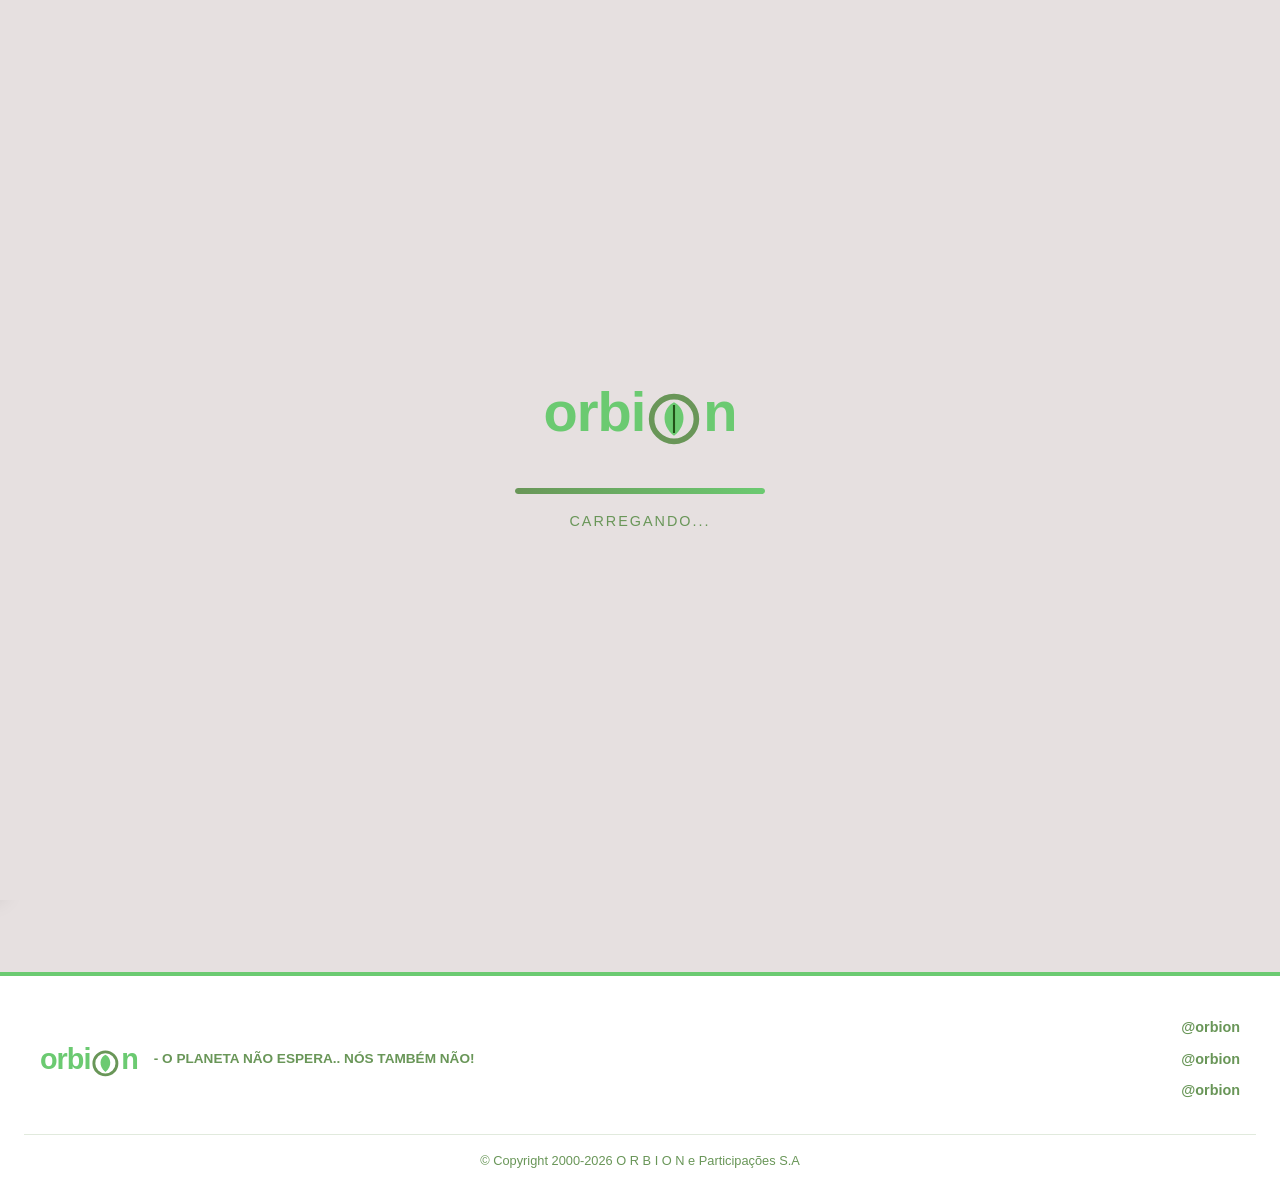
<file: perfil.html>
<!DOCTYPE html>
<html lang="pt-BR">
<head>
  <meta charset="UTF-8">
  <meta name="viewport" content="width=device-width, initial-scale=1.0">
  <title>Meu Perfil - Orbion</title>
  <meta name="description" content="Consulte e atualize seu perfil de voluntário na Orbion.">
  <link rel="stylesheet" href="css/style.css">
</head>
<body>

<!-- ===== TELA DE CARREGAMENTO ===== -->
<div id="loading-screen" class="loading-screen">
  <div class="loading-content">
    <div class="loading-logo">
      <span class="logo-text">
        orbi<span class="logo-o">
          <svg viewBox="0 0 40 40" class="logo-leaf-svg">
            <circle cx="20" cy="20" r="16" fill="none" stroke="#699658" stroke-width="4"/>
            <path class="leaf-path" d="M20 8 C12 12, 10 24, 20 32 C30 24, 28 12, 20 8 Z" fill="#6bca71"/>
            <path d="M20 10 L20 30" stroke="#225318" stroke-width="1.5"/>
          </svg>
        </span>n
      </span>
    </div>
    <div class="loading-bar-container">
      <div class="loading-bar"></div>
    </div>
    <p class="loading-text">Carregando...</p>
  </div>
</div>



  <!-- ===== CABEÇALHO ===== -->
  <header class="header">
    <div class="header-content">

      <div class="header-left">
        <button class="menu-button" id="menu-button" aria-label="Abrir menu">
          <div class="menu-icon">
            <span></span><span></span><span></span>
          </div>
          <span class="menu-label">MENU</span>
        </button>
      </div>

      <div class="header-logo">
        <a href="index.html" class="logo-link">
          <span class="logo-text logo-sm">
            orbi<span class="logo-o">
              <svg viewBox="0 0 40 40" class="logo-leaf-svg">
                <circle cx="20" cy="20" r="16" fill="none" stroke="#699658" stroke-width="4"/>
                <path d="M20 8 C12 12, 10 24, 20 32 C30 24, 28 12, 20 8 Z" fill="#6bca71"/>
                <path d="M20 10 L20 30" stroke="#225318" stroke-width="1.5"/>
              </svg>
            </span>n
          </span>
        </a>
      </div>

      <div class="header-right">
        <button class="icon-button" id="search-button" aria-label="Buscar">
          <svg viewBox="0 0 24 24" width="20" height="20" fill="none" stroke="currentColor" stroke-width="2">
            <circle cx="11" cy="11" r="8"/>
            <line x1="21" y1="21" x2="16.65" y2="16.65"/>
          </svg>
        </button>

        <button class="icon-button" id="theme-button" aria-label="Alternar tema">
          <svg class="icon-sun" viewBox="0 0 24 24" width="20" height="20" fill="none" stroke="currentColor" stroke-width="2">
            <circle cx="12" cy="12" r="5"/>
            <line x1="12" y1="1" x2="12" y2="3"/>
            <line x1="12" y1="21" x2="12" y2="23"/>
            <line x1="4.22" y1="4.22" x2="5.64" y2="5.64"/>
            <line x1="18.36" y1="18.36" x2="19.78" y2="19.78"/>
            <line x1="1" y1="12" x2="3" y2="12"/>
            <line x1="21" y1="12" x2="23" y2="12"/>
            <line x1="4.22" y1="19.78" x2="5.64" y2="18.36"/>
            <line x1="18.36" y1="5.64" x2="19.78" y2="4.22"/>
          </svg>

          <svg class="icon-moon" viewBox="0 0 24 24" width="20" height="20" fill="none" stroke="currentColor" stroke-width="2">
            <path d="M21 12.79A9 9 0 1 1 11.21 3 7 7 0 0 0 21 12.79z"/>
          </svg>
        </button>
      </div>

    </div>
  </header>

  <!-- ===== MENU LATERAL ===== -->
  <div class="sidebar-overlay" id="sidebar-overlay"></div>

  <nav class="sidebar" id="sidebar">
    <div class="sidebar-header">
      <span class="logo-text logo-sm">
        orbi<span class="logo-o">
          <svg viewBox="0 0 40 40" class="logo-leaf-svg">
            <circle cx="20" cy="20" r="16" fill="none" stroke="#699658" stroke-width="4"/>
            <path d="M20 8 C12 12, 10 24, 20 32 C30 24, 28 12, 20 8 Z" fill="#6bca71"/>
          </svg>
        </span>n
      </span>

      <button class="close-button" id="close-button" aria-label="Fechar menu">
        &times;
      </button>
    </div>

    <ul class="sidebar-links">
      <li><a href="index.html">Início</a></li>
      <li><a href="projetos.html">Projetos</a></li>
      <li><a href="contato.html">Contato</a></li>
      <li><a href="sobre.html">Sobre</a></li>
    </ul>
  </nav>

  <!-- ===== MODAL DE BUSCA ===== -->
  <div class="search-modal" id="search-modal">
    <div class="search-box">
      <div class="search-input-wrap">

        <svg viewBox="0 0 24 24" width="20" height="20" fill="none" stroke="currentColor" stroke-width="2">
          <circle cx="11" cy="11" r="8"/>
          <line x1="21" y1="21" x2="16.65" y2="16.65"/>
        </svg>

        <input type="text" id="search-input" placeholder="Buscar projetos, páginas...">

        <button id="search-close" aria-label="Fechar busca">
          &times;
        </button>
      </div>

      <div class="search-results" id="search-results">
        <p class="search-hint">Digite para buscar no site</p>
      </div>
    </div>
  </div>

  <!-- ===== CONTEÚDO DO PERFIL ===== -->
  <main>
    <section class="page-header">
      <h1>Meu Perfil</h1>
      <p>Acompanhe suas informações como voluntário da Orbion.</p>
      <button type="button" id="logout-button" class="btn btn-primary">
        Sair da conta
      </button>
    </section>

    <section class="register-form">

      <div id="profile-loading" class="register-message">
        Carregando seu perfil...
      </div>

      <div id="profile-message" class="register-message" role="status"></div>

      <form id="profile-form">

        <section class="register-section">
          <h2>Dados pessoais</h2>

          <div class="register-grid">
            <div class="form-group">
              <label for="perfil-nome">Nome completo</label>
              <input type="text" id="perfil-nome" maxlength="100" required>
            </div>

            <div class="form-group">
              <label for="perfil-email">E-mail</label>
              <input type="email" id="perfil-email" readonly>
            </div>

            <div class="form-group">
              <label for="perfil-telefone">Telefone</label>
              <input type="tel" id="perfil-telefone" maxlength="20">
            </div>

            <div class="form-group">
              <label for="perfil-nascimento">Data de nascimento</label>
              <input type="text" id="perfil-nascimento" readonly>
            </div>
          </div>
        </section>

        <section class="register-section">
          <h2>Áreas de interesse</h2>
          <p class="register-hint">Selecione suas áreas de interesse.</p>
          <div id="perfil-areas" class="register-options"></div>
        </section>

        <section class="register-section">
          <h2>Minhas competências</h2>
          <p class="register-hint">Selecione suas competências e informe o nível.</p>
          <div id="perfil-competencias"></div>
        </section>

        <button type="submit" class="btn btn-primary register-submit">
          Salvar alterações
        </button>

      </form>

      <section class="register-section">
        <h2>Minhas inscrições em projetos</h2>
        <div id="perfil-inscricoes">
          <p>A consulta das inscrições será disponibilizada em breve.</p>
        </div>
      </section>

    </section>
  </main>

  <!-- ===== RODAPÉ ===== -->
<footer class="footer">
  <div class="footer-content">
    <div class="footer-brand">
      <span class="logo-text logo-sm">
        orbi<span class="logo-o">
          <svg viewBox="0 0 40 40" class="logo-leaf-svg">
            <circle cx="20" cy="20" r="16" fill="none" stroke="#699658" stroke-width="4"/>
            <path d="M20 8 C12 12, 10 24, 20 32 C30 24, 28 12, 20 8 Z" fill="#6bca71"/>
          </svg>
        </span>n
      </span>
      <p class="footer-slogan">- O PLANETA NÃO ESPERA.. NÓS TAMBÉM NÃO!</p>
    </div>

    <div class="footer-social">
      <a href="#" class="social-link">
        <span>@orbion</span>
      </a>
      <a href="#" class="social-link">
        <span>@orbion</span>
      </a>
      <a href="#" class="social-link">
        <span>@orbion</span>
      </a>
    </div>
  </div>

  <div class="footer-bottom">
    <p>&copy; Copyright 2000-2026 O R B I O N e Participações S.A</p>
  </div>
</footer>
  <script src="js/script.js"></script>
</body>
</html>
</file>
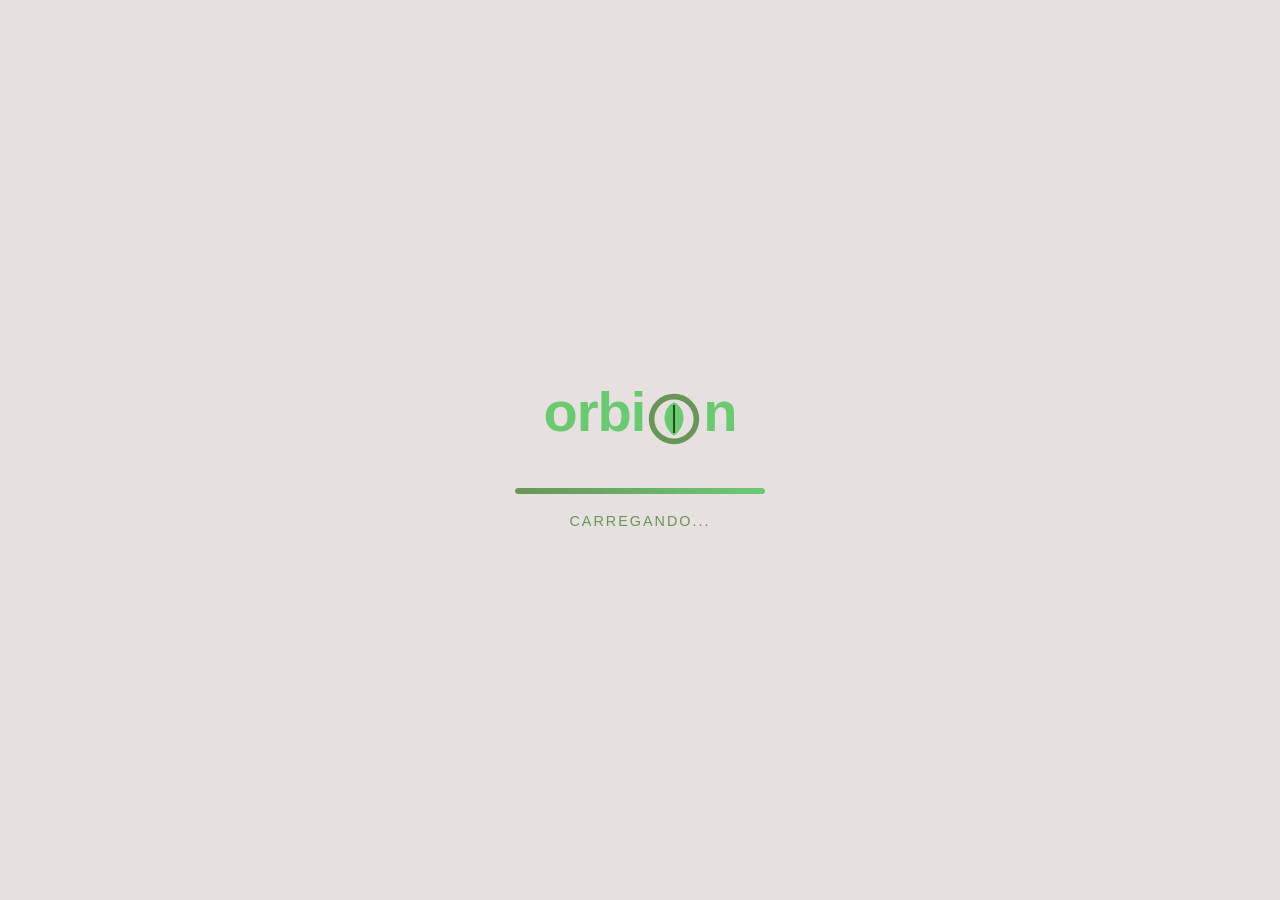
<file: projetos.html>
<!DOCTYPE html>
<html lang="pt-BR">
<head>
  <meta charset="UTF-8">
  <meta name="viewport" content="width=device-width, initial-scale=1.0">
  <title>Projetos - Orbion</title>
  <meta name="description" content="Conheça os projetos da Orbion: Vida Azul e Vida Verde.">
  <link rel="stylesheet" href="css/style.css">
</head>
<body>

  <!-- TELA DE CARREGAMENTO -->
  <div id="loading-screen" class="loading-screen">
    <div class="loading-content">
      <div class="loading-logo">
        <span class="logo-text">orbi<span class="logo-o"><svg viewBox="0 0 40 40" class="logo-leaf-svg"><circle cx="20" cy="20" r="16" fill="none" stroke="#699658" stroke-width="4"/><path class="leaf-path" d="M20 8 C12 12, 10 24, 20 32 C30 24, 28 12, 20 8 Z" fill="#6bca71"/><path d="M20 10 L20 30" stroke="#225318" stroke-width="1.5"/></svg></span>n</span>
      </div>
      <div class="loading-bar-container"><div class="loading-bar"></div></div>
      <p class="loading-text">Carregando...</p>
    </div>
  </div>

  <!-- CABEÇALHO -->
  <header class="header">
    <div class="header-content">
      <div class="header-left">
        <button class="menu-button" id="menu-button" aria-label="Abrir menu">
          <div class="menu-icon"><span></span><span></span><span></span></div>
          <span class="menu-label">MENU</span>
        </button>
      </div>
      <div class="header-logo">
        <a href="index.html" class="logo-link">
          <span class="logo-text logo-sm">orbi<span class="logo-o"><svg viewBox="0 0 40 40" class="logo-leaf-svg"><circle cx="20" cy="20" r="16" fill="none" stroke="#699658" stroke-width="4"/><path d="M20 8 C12 12, 10 24, 20 32 C30 24, 28 12, 20 8 Z" fill="#6bca71"/><path d="M20 10 L20 30" stroke="#225318" stroke-width="1.5"/></svg></span>n</span>
        </a>
      </div>
      <div class="header-right">
        <button class="icon-button" id="search-button" aria-label="Buscar">
          <svg viewBox="0 0 24 24" width="20" height="20" fill="none" stroke="currentColor" stroke-width="2"><circle cx="11" cy="11" r="8"/><line x1="21" y1="21" x2="16.65" y2="16.65"/></svg>
        </button>
        <button class="icon-button" id="theme-button" aria-label="Alternar tema">
          <svg class="icon-sun" viewBox="0 0 24 24" width="20" height="20" fill="none" stroke="currentColor" stroke-width="2"><circle cx="12" cy="12" r="5"/><line x1="12" y1="1" x2="12" y2="3"/><line x1="12" y1="21" x2="12" y2="23"/><line x1="4.22" y1="4.22" x2="5.64" y2="5.64"/><line x1="18.36" y1="18.36" x2="19.78" y2="19.78"/><line x1="1" y1="12" x2="3" y2="12"/><line x1="21" y1="12" x2="23" y2="12"/><line x1="4.22" y1="19.78" x2="5.64" y2="18.36"/><line x1="18.36" y1="5.64" x2="19.78" y2="4.22"/></svg>
          <svg class="icon-moon" viewBox="0 0 24 24" width="20" height="20" fill="none" stroke="currentColor" stroke-width="2"><path d="M21 12.79A9 9 0 1 1 11.21 3 7 7 0 0 0 21 12.79z"/></svg>
        </button>
      </div>
    </div>
  </header>

  <!-- MENU LATERAL -->
  <div class="sidebar-overlay" id="sidebar-overlay"></div>
  <nav class="sidebar" id="sidebar">
    <div class="sidebar-header">
      <span class="logo-text logo-sm">orbi<span class="logo-o"><svg viewBox="0 0 40 40" class="logo-leaf-svg"><circle cx="20" cy="20" r="16" fill="none" stroke="#699658" stroke-width="4"/><path d="M20 8 C12 12, 10 24, 20 32 C30 24, 28 12, 20 8 Z" fill="#6bca71"/></svg></span>n</span>
      <button class="close-button" id="close-button" aria-label="Fechar menu">&times;</button>
    </div>
    <ul class="sidebar-links">
      <li><a href="index.html">início</a></li>
      <li><a href="projetos.html">projetos</a></li>
      <li><a href="contato.html">contato</a></li>
      <li><a href="sobre.html">sobre</a></li>
    </ul>
  </nav>

  <!-- MODAL DE BUSCA -->
  <div class="search-modal" id="search-modal">
    <div class="search-box">
      <div class="search-input-wrap">
        <svg viewBox="0 0 24 24" width="20" height="20" fill="none" stroke="currentColor" stroke-width="2"><circle cx="11" cy="11" r="8"/><line x1="21" y1="21" x2="16.65" y2="16.65"/></svg>
        <input type="text" id="search-input" placeholder="Buscar projetos, páginas...">
        <button id="search-close" aria-label="Fechar busca">&times;</button>
      </div>
      <div class="search-results" id="search-results">
        <p class="search-hint">Digite para buscar no site</p>
      </div>
    </div>
  </div>

  <!-- CONTEÚDO -->
  <main>
    <div class="page-header">
      <h1 class="page-title">Projetos:</h1>
    </div>

    <div class="project-list" id="lista-projetos">
      <p>Carregando projetos...</p>
    </div>
  </main>

  <!-- RODAPÉ -->
  <footer class="footer">
    <div class="footer-content">
      <div class="footer-brand">
        <span class="logo-text logo-sm">orbi<span class="logo-o"><svg viewBox="0 0 40 40" class="logo-leaf-svg"><circle cx="20" cy="20" r="16" fill="none" stroke="#699658" stroke-width="4"/><path d="M20 8 C12 12, 10 24, 20 32 C30 24, 28 12, 20 8 Z" fill="#6bca71"/></svg></span>n</span>
        <p class="footer-slogan">- O PLANETA NÃO ESPERA.. NÓS TAMBÉM NÃO!</p>
      </div>
      <div class="footer-social">
        <a href="#" class="social-link"><svg viewBox="0 0 24 24" width="18" height="18" fill="none" stroke="currentColor" stroke-width="2"><rect x="2" y="2" width="20" height="20" rx="5"/><circle cx="12" cy="12" r="4"/><circle cx="17.5" cy="6.5" r="1" fill="currentColor"/></svg><span>@orbion</span></a>
        <a href="#" class="social-link"><svg viewBox="0 0 24 24" width="18" height="18" fill="none" stroke="currentColor" stroke-width="2"><path d="M18 2h-3a5 5 0 0 0-5 5v3H7v4h3v8h4v-8h3l1-4h-4V7a1 1 0 0 1 1-1h3z"/></svg><span>@orbion</span></a>
        <a href="#" class="social-link"><svg viewBox="0 0 24 24" width="18" height="18" fill="none" stroke="currentColor" stroke-width="2"><path d="M9 12a4 4 0 1 0 4 4V4c0 2 2 4 4 4"/></svg><span>@orbion</span></a>
      </div>
    </div>
    <div class="footer-bottom">
      <p>&copy; Copyright 2000-2026 O R B I O N e Participações S.A</p>
    </div>
  </footer>

  <script src="js/script.js"></script>
  <script src="js/projetos.js"></script>
</body>
</html>
</file>
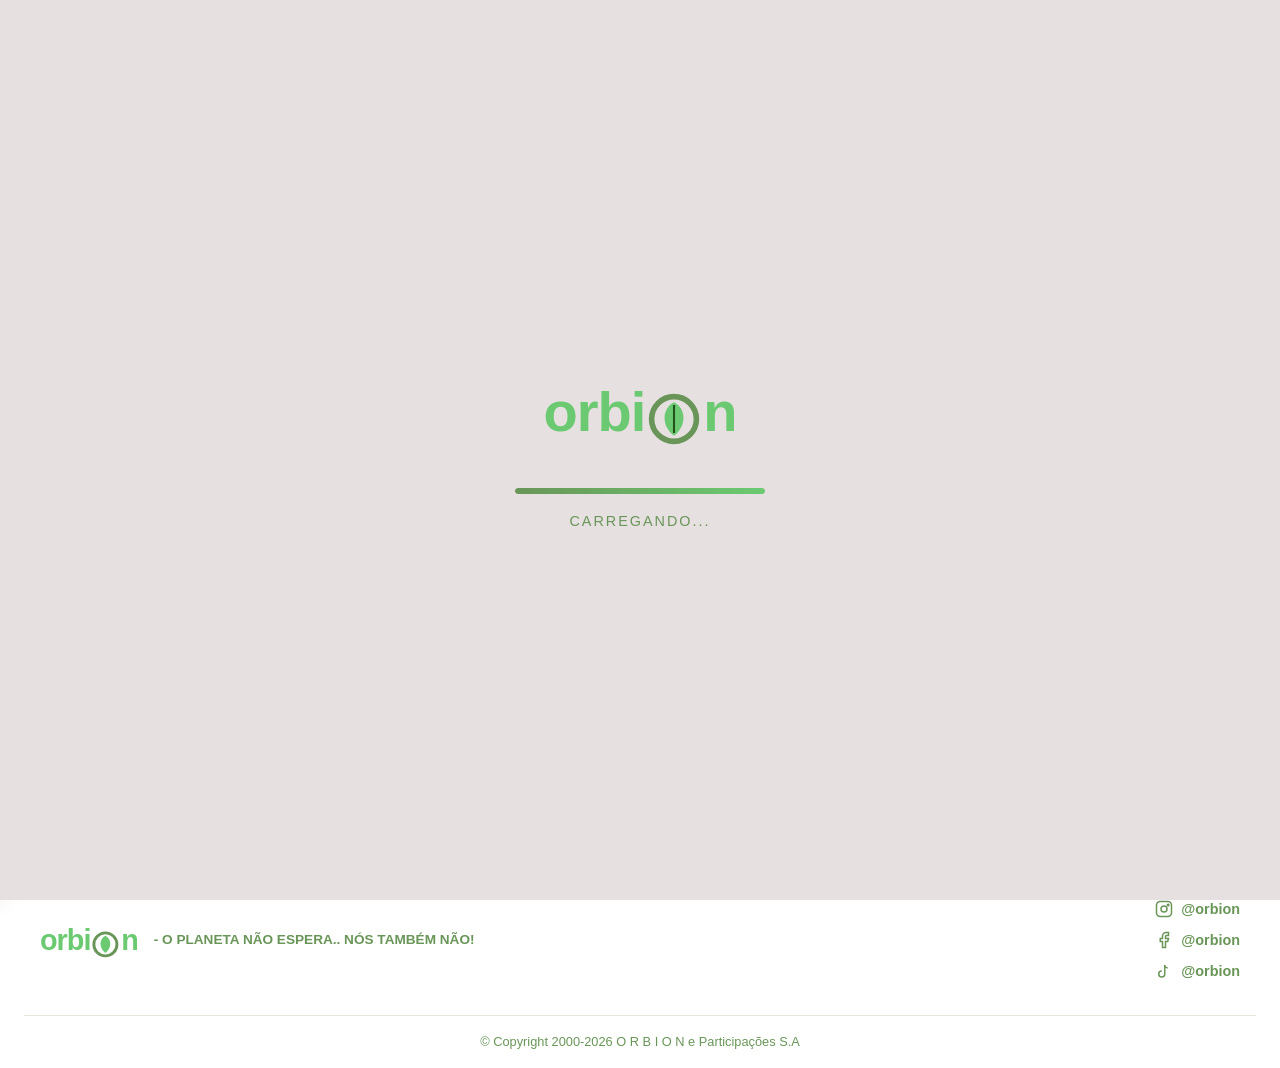
<file: sobre.html>
<!DOCTYPE html>
<html lang="pt-BR">
<head>
  <meta charset="UTF-8">
  <meta name="viewport" content="width=device-width, initial-scale=1.0">
  <title>Sobre - Orbion</title>
  <meta name="description" content="Conheça a estrutura e a história da Orbion.">
  <link rel="stylesheet" href="css/style.css">
</head>
<body>

  <!-- TELA DE CARREGAMENTO -->
  <div id="loading-screen" class="loading-screen">
    <div class="loading-content">
      <div class="loading-logo">
        <span class="logo-text">orbi<span class="logo-o"><svg viewBox="0 0 40 40" class="logo-leaf-svg"><circle cx="20" cy="20" r="16" fill="none" stroke="#699658" stroke-width="4"/><path class="leaf-path" d="M20 8 C12 12, 10 24, 20 32 C30 24, 28 12, 20 8 Z" fill="#6bca71"/><path d="M20 10 L20 30" stroke="#225318" stroke-width="1.5"/></svg></span>n</span>
      </div>
      <div class="loading-bar-container"><div class="loading-bar"></div></div>
      <p class="loading-text">Carregando...</p>
    </div>
  </div>

  <!-- CABEÇALHO -->
  <header class="header">
    <div class="header-content">
      <div class="header-left">
        <button class="menu-button" id="menu-button" aria-label="Abrir menu">
          <div class="menu-icon"><span></span><span></span><span></span></div>
          <span class="menu-label">MENU</span>
        </button>
      </div>
      <div class="header-logo">
        <a href="index.html" class="logo-link">
          <span class="logo-text logo-sm">orbi<span class="logo-o"><svg viewBox="0 0 40 40" class="logo-leaf-svg"><circle cx="20" cy="20" r="16" fill="none" stroke="#699658" stroke-width="4"/><path d="M20 8 C12 12, 10 24, 20 32 C30 24, 28 12, 20 8 Z" fill="#6bca71"/><path d="M20 10 L20 30" stroke="#225318" stroke-width="1.5"/></svg></span>n</span>
        </a>
      </div>
      <div class="header-right">
        <button class="icon-button" id="search-button" aria-label="Buscar">
          <svg viewBox="0 0 24 24" width="20" height="20" fill="none" stroke="currentColor" stroke-width="2"><circle cx="11" cy="11" r="8"/><line x1="21" y1="21" x2="16.65" y2="16.65"/></svg>
        </button>
        <button class="icon-button" id="theme-button" aria-label="Alternar tema">
          <svg class="icon-sun" viewBox="0 0 24 24" width="20" height="20" fill="none" stroke="currentColor" stroke-width="2"><circle cx="12" cy="12" r="5"/><line x1="12" y1="1" x2="12" y2="3"/><line x1="12" y1="21" x2="12" y2="23"/><line x1="4.22" y1="4.22" x2="5.64" y2="5.64"/><line x1="18.36" y1="18.36" x2="19.78" y2="19.78"/><line x1="1" y1="12" x2="3" y2="12"/><line x1="21" y1="12" x2="23" y2="12"/><line x1="4.22" y1="19.78" x2="5.64" y2="18.36"/><line x1="18.36" y1="5.64" x2="19.78" y2="4.22"/></svg>
          <svg class="icon-moon" viewBox="0 0 24 24" width="20" height="20" fill="none" stroke="currentColor" stroke-width="2"><path d="M21 12.79A9 9 0 1 1 11.21 3 7 7 0 0 0 21 12.79z"/></svg>
        </button>
      </div>
    </div>
  </header>

  <!-- MENU LATERAL -->
  <div class="sidebar-overlay" id="sidebar-overlay"></div>
  <nav class="sidebar" id="sidebar">
    <div class="sidebar-header">
      <span class="logo-text logo-sm">orbi<span class="logo-o"><svg viewBox="0 0 40 40" class="logo-leaf-svg"><circle cx="20" cy="20" r="16" fill="none" stroke="#699658" stroke-width="4"/><path d="M20 8 C12 12, 10 24, 20 32 C30 24, 28 12, 20 8 Z" fill="#6bca71"/></svg></span>n</span>
      <button class="close-button" id="close-button" aria-label="Fechar menu">&times;</button>
    </div>
    <ul class="sidebar-links">
      <li><a href="index.html">início</a></li>
      <li><a href="projetos.html">projetos</a></li>
      <li><a href="contato.html">contato</a></li>
      <li><a href="sobre.html">sobre</a></li>
    </ul>
  </nav>

  <!-- MODAL DE BUSCA -->
  <div class="search-modal" id="search-modal">
    <div class="search-box">
      <div class="search-input-wrap">
        <svg viewBox="0 0 24 24" width="20" height="20" fill="none" stroke="currentColor" stroke-width="2"><circle cx="11" cy="11" r="8"/><line x1="21" y1="21" x2="16.65" y2="16.65"/></svg>
        <input type="text" id="search-input" placeholder="Buscar projetos, páginas...">
        <button id="search-close" aria-label="Fechar busca">&times;</button>
      </div>
      <div class="search-results" id="search-results">
        <p class="search-hint">Digite para buscar no site</p>
      </div>
    </div>
  </div>

  <!-- CONTEÚDO -->
  <main>
    <div class="page-header">
      <h1 class="page-title">Sobre Nós</h1>
    </div>

    <div class="content-section">
      <h2 class="scroll-animate">O R B I O N: Conheça a estrutura por trás dos projetos</h2>
      <p class="scroll-animate">
        A Orbion é uma organização dedicada à preservação ambiental e ao desenvolvimento
        sustentável. Desde nossa fundação, trabalhamos incansavelmente para proteger os
        ecossistemas do planeta, promovendo iniciativas que unem ciência, tecnologia e
        consciência ambiental.
      </p>
      <p class="scroll-animate">
        Nossa missão é simples e urgente: garantir um futuro saudável para as próximas
        gerações. Acreditamos que cada ação conta e que, juntos, podemos transformar a
        realidade do nosso planeta.
      </p>

      <h2 class="scroll-animate">O R B I O N: Stakeholders</h2>
      <p class="scroll-animate">
        Contamos com uma rede de parceiros, investidores e colaboradores comprometidos
        com a causa ambiental. Nossos stakeholders incluem governos, empresas privadas,
        ONGs e comunidades locais que compartilham da nossa visão de um mundo sustentável.
      </p>

      <h2 class="scroll-animate">O R B I O N 1992: O Começo</h2>
      <p class="scroll-animate">
        Tudo começou em 1992, quando um grupo de visionários se uniu com o objetivo de
        fazer a diferença. Desde então, a Orbion cresceu e se tornou referência em
        projetos de preservação ambiental, sempre fiel ao lema: "O planeta não espera,
        nós também não."
      </p>
    </div>
  </main>

  <!-- RODAPÉ -->
  <footer class="footer">
    <div class="footer-content">
      <div class="footer-brand">
        <span class="logo-text logo-sm">orbi<span class="logo-o"><svg viewBox="0 0 40 40" class="logo-leaf-svg"><circle cx="20" cy="20" r="16" fill="none" stroke="#699658" stroke-width="4"/><path d="M20 8 C12 12, 10 24, 20 32 C30 24, 28 12, 20 8 Z" fill="#6bca71"/></svg></span>n</span>
        <p class="footer-slogan">- O PLANETA NÃO ESPERA.. NÓS TAMBÉM NÃO!</p>
      </div>
      <div class="footer-social">
        <a href="#" class="social-link"><svg viewBox="0 0 24 24" width="18" height="18" fill="none" stroke="currentColor" stroke-width="2"><rect x="2" y="2" width="20" height="20" rx="5"/><circle cx="12" cy="12" r="4"/><circle cx="17.5" cy="6.5" r="1" fill="currentColor"/></svg><span>@orbion</span></a>
        <a href="#" class="social-link"><svg viewBox="0 0 24 24" width="18" height="18" fill="none" stroke="currentColor" stroke-width="2"><path d="M18 2h-3a5 5 0 0 0-5 5v3H7v4h3v8h4v-8h3l1-4h-4V7a1 1 0 0 1 1-1h3z"/></svg><span>@orbion</span></a>
        <a href="#" class="social-link"><svg viewBox="0 0 24 24" width="18" height="18" fill="none" stroke="currentColor" stroke-width="2"><path d="M9 12a4 4 0 1 0 4 4V4c0 2 2 4 4 4"/></svg><span>@orbion</span></a>
      </div>
    </div>
    <div class="footer-bottom">
      <p>&copy; Copyright 2000-2026 O R B I O N e Participações S.A</p>
    </div>
  </footer>

  <script src="js/script.js"></script>
</body>
</html>
</file>
<file: css/style.css>
:root {
  --fundo: #e6e0e0;
  --verde-claro: #6bca71;
  --verde-medio: #699658;
  --verde-escuro: #225318;
  --preto: #000000;
  --branco: #ffffff;
  --card-bg: #ffffff;
  --texto: #225318;
  --texto-suave: #699658;
}

/* ===== MODO ESCURO ===== */
body.dark {
  --fundo: #000000;
  --card-bg: #111111;
  --texto: #e6e0e0;
  --texto-suave: #a0a0a0;
  --preto: #ffffff;
}

/* ===== RESET ===== */
* {
  margin: 0;
  padding: 0;
  box-sizing: border-box;
}

html {
  scroll-behavior: smooth;
  background-color: var(--fundo);
}

body {
  font-family: 'Segoe UI', Tahoma, Geneva, Verdana, sans-serif;
  background-color: var(--fundo);
  color: var(--texto);
  line-height: 1.6;
  transition: background-color 0.4s ease, color 0.4s ease;
}

a {
  text-decoration: none;
  color: inherit;
}

/* ===== LOGO ===== */
.logo-text {
  font-size: 2.5rem;
  font-weight: 800;
  color: var(--verde-claro);
  display: inline-flex;
  align-items: center;
  letter-spacing: -1px;
}

.logo-sm {
  font-size: 1.8rem;
}

.logo-o {
  display: inline-block;
  width: 1em;
  height: 1em;
  vertical-align: middle;
  margin: 0 1px;
}

.logo-leaf-svg {
  width: 100%;
  height: 100%;
}

/* ===== TELA DE CARREGAMENTO ===== */
.loading-screen {
  position: fixed;
  inset: 0;
  background-color: var(--fundo);
  display: flex;
  align-items: center;
  justify-content: center;
  z-index: 9999;
  transition: opacity 0.6s ease, visibility 0.6s ease;
}

.loading-screen.hidden {
  opacity: 0;
  visibility: hidden;
}

.loading-content {
  text-align: center;
}

.loading-logo {
  animation: float 3s ease-in-out infinite;
  margin-bottom: 2rem;
}

.loading-logo .logo-text {
  font-size: 3.5rem;
}

.loading-bar-container {
  width: 250px;
  height: 6px;
  background-color: rgba(105, 150, 88, 0.2);
  border-radius: 10px;
  overflow: hidden;
  margin: 0 auto;
}

.loading-bar {
  height: 100%;
  background: linear-gradient(90deg, var(--verde-medio), var(--verde-claro));
  border-radius: 10px;
  animation: loading-fill 1.8s ease-in-out forwards;
}

.loading-text {
  margin-top: 1rem;
  color: var(--verde-medio);
  font-size: 0.9rem;
  letter-spacing: 2px;
  text-transform: uppercase;
}

.leaf-path {
  transform-origin: bottom center;
  animation: leaf-sway 2s ease-in-out infinite;
}

@keyframes loading-fill {
  0% { width: 0%; }
  100% { width: 100%; }
}

/* ===== CABEÇALHO ===== */
.header {
  position: sticky;
  top: 0;
  z-index: 100;
  background-color: var(--card-bg);
  border-bottom: 4px solid var(--verde-claro);
  animation: fade-down 0.6s ease-out;
}

.header-content {
  display: flex;
  align-items: center;
  justify-content: space-between;
  height: 70px;
  padding: 0 1.5rem;
  position: relative;
  max-width: 1400px;
  margin: 0 auto;
}

.header-left, .header-right {
  width: 130px;
  display: flex;
  align-items: center;
}

.header-right {
  justify-content: flex-end;
  gap: 0.5rem;
}

/* Logo centralizado de forma absoluta */
.header-logo {
  position: absolute;
  left: 50%;
  transform: translateX(-50%);
}

.menu-button {
  display: flex;
  align-items: center;
  gap: 0.75rem;
  background: none;
  border: none;
  cursor: pointer;
  color: var(--texto);
}

.menu-icon {
  display: flex;
  flex-direction: column;
  gap: 4px;
}

.menu-icon span {
  display: block;
  width: 24px;
  height: 2px;
  background-color: var(--verde-claro);
  transition: all 0.3s ease;
}

.menu-button:hover .menu-icon span:nth-child(1) { width: 28px; }
.menu-button:hover .menu-icon span:nth-child(2) { width: 20px; }

.menu-label {
  font-size: 0.85rem;
  font-weight: 600;
  letter-spacing: 1px;
}

.icon-button {
  display: flex;
  align-items: center;
  justify-content: center;
  width: 40px;
  height: 40px;
  border-radius: 50%;
  background: none;
  border: none;
  cursor: pointer;
  color: var(--texto);
  transition: background-color 0.3s ease, transform 0.3s ease;
}

.icon-button:hover {
  background-color: rgba(107, 202, 113, 0.15);
  transform: scale(1.1);
}

.icon-moon { display: none; }
body.dark .icon-sun { display: none; }
body.dark .icon-moon { display: block; }

/* ===== MENU LATERAL ===== */
.sidebar-overlay {
  position: fixed;
  inset: 0;
  background-color: rgba(0, 0, 0, 0.5);
  opacity: 0;
  visibility: hidden;
  transition: all 0.3s ease;
  z-index: 200;
}

.sidebar-overlay.open {
  opacity: 1;
  visibility: visible;
}

.sidebar {
  position: fixed;
  top: 0;
  left: 0;
  width: 280px;
  height: 100%;
  background-color: var(--card-bg);
  z-index: 300;
  transform: translateX(-100%);
  transition: transform 0.3s ease;
  box-shadow: 4px 0 20px rgba(0, 0, 0, 0.1);
}

.sidebar.open {
  transform: translateX(0);
}

.sidebar-header {
  display: flex;
  align-items: center;
  justify-content: space-between;
  padding: 1.5rem;
  border-bottom: 2px solid var(--verde-claro);
}

.close-button {
  background: none;
  border: none;
  font-size: 2rem;
  color: var(--texto);
  cursor: pointer;
  line-height: 1;
  transition: transform 0.3s ease, color 0.3s ease;
}

.close-button:hover {
  transform: rotate(90deg);
  color: var(--verde-claro);
}

.sidebar-links {
  list-style: none;
  padding: 1.5rem 0;
}

.sidebar-links li {
  border-bottom: 1px solid rgba(105, 150, 88, 0.2);
}

.sidebar-links a {
  display: block;
  padding: 1rem 1.5rem;
  font-size: 1.1rem;
  letter-spacing: 3px;
  color: var(--texto);
  text-transform: lowercase;
  transition: all 0.3s ease;
}

.sidebar-links a:hover {
  background-color: rgba(107, 202, 113, 0.15);
  padding-left: 2rem;
  color: var(--verde-claro);
}

/* ===== MODAL DE BUSCA ===== */
.search-modal {
  position: fixed;
  inset: 0;
  background-color: rgba(0, 0, 0, 0.6);
  z-index: 400;
  opacity: 0;
  visibility: hidden;
  transition: all 0.3s ease;
  display: flex;
  align-items: flex-start;
  justify-content: center;
  padding-top: 12vh;
}

.search-modal.open {
  opacity: 1;
  visibility: visible;
}

.search-box {
  width: 90%;
  max-width: 600px;
  background-color: var(--card-bg);
  border-radius: 12px;
  overflow: hidden;
  box-shadow: 0 20px 60px rgba(0, 0, 0, 0.3);
}

.search-input-wrap {
  display: flex;
  align-items: center;
  gap: 0.75rem;
  padding: 1rem 1.5rem;
  border-bottom: 2px solid var(--verde-claro);
  color: var(--texto-suave);
}

.search-input-wrap input {
  flex: 1;
  border: none;
  background: none;
  font-size: 1.1rem;
  color: var(--texto);
  outline: none;
}

.search-input-wrap button {
  background: none;
  border: none;
  font-size: 1.5rem;
  color: var(--texto-suave);
  cursor: pointer;
}

.search-results {
  padding: 1rem 1.5rem;
  max-height: 300px;
  overflow-y: auto;
}

.search-hint {
  color: var(--texto-suave);
  text-align: center;
  padding: 1rem;
}

.search-result-item {
  display: block;
  padding: 0.85rem 1rem;
  border-radius: 8px;
  color: var(--texto);
  transition: background-color 0.2s ease;
}

.search-result-item:hover {
  background-color: rgba(107, 202, 113, 0.15);
}

.search-result-item strong {
  color: var(--verde-claro);
}

.search-result-item span {
  display: block;
  font-size: 0.85rem;
  color: var(--texto-suave);
}

/* ===== HERO ===== */
.hero {
  position: relative;
  min-height: 70vh;
  display: flex;
  align-items: center;
  justify-content: center;
  overflow: hidden;
  text-align: center;
  padding: 4rem 1.5rem;
}

.hero-bg {
  position: absolute;
  inset: 0;
  background-image: url('../images/hero-nature.jpg');
  background-size: cover;
  background-position: center;
  opacity: 0.35;
  z-index: 0;
}

.hero-content {
  position: relative;
  z-index: 1;
  max-width: 800px;
}

.hero-title {
  font-size: 3rem;
  font-weight: 800;
  color: var(--verde-escuro);
  margin-bottom: 1.5rem;
  line-height: 1.2;
}

body.dark .hero-title { color: var(--verde-claro); }

.hero-subtitle {
  font-size: 1.25rem;
  color: var(--texto-suave);
  margin-bottom: 2rem;
}

.hero-buttons {
  display: flex;
  gap: 1rem;
  justify-content: center;
  flex-wrap: wrap;
}

/* ===== BOTÕES ===== */
.btn {
  display: inline-block;
  padding: 0.85rem 2rem;
  border-radius: 8px;
  font-weight: 600;
  font-size: 1rem;
  cursor: pointer;
  transition: all 0.3s ease;
  border: 2px solid var(--verde-claro);
}

.btn-primary {
  background-color: var(--verde-claro);
  color: var(--branco);
}

.btn-primary:hover {
  background-color: var(--verde-medio);
  transform: translateY(-3px);
  box-shadow: 0 10px 25px rgba(107, 202, 113, 0.4);
}

.btn-outline {
  background: transparent;
  color: var(--verde-escuro);
}

body.dark .btn-outline { color: var(--verde-claro); }

.btn-outline:hover {
  background-color: var(--verde-claro);
  color: var(--branco);
  transform: translateY(-3px);
}

/* ===== SEÇÕES ===== */
.section {
  padding: 4rem 1.5rem;
  max-width: 1200px;
  margin: 0 auto;
}

.section-alt {
  background-color: rgba(107, 202, 113, 0.08);
  max-width: 100%;
}

.section-alt > * {
  max-width: 1200px;
  margin-left: auto;
  margin-right: auto;
}

.section-title {
  font-size: 2.25rem;
  font-weight: 700;
  color: var(--verde-escuro);
  text-align: center;
  margin-bottom: 3rem;
}

body.dark .section-title { color: var(--verde-claro); }

/* ===== CARDS ===== */
.cards-grid {
  display: grid;
  grid-template-columns: repeat(auto-fit, minmax(280px, 1fr));
  gap: 2rem;
}

.card {
  background-color: var(--card-bg);
  padding: 2rem;
  border-radius: 12px;
  text-align: center;
  box-shadow: 0 4px 15px rgba(0, 0, 0, 0.08);
  transition: transform 0.3s ease, box-shadow 0.3s ease;
}

.card:hover {
  transform: translateY(-8px);
  box-shadow: 0 15px 35px rgba(34, 83, 24, 0.15);
}

.card-icon {
  display: inline-flex;
  align-items: center;
  justify-content: center;
  width: 70px;
  height: 70px;
  border-radius: 50%;
  background-color: var(--verde-claro);
  color: var(--branco);
  margin-bottom: 1.5rem;
}

.card h3 {
  font-size: 1.4rem;
  color: var(--verde-escuro);
  margin-bottom: 0.75rem;
}

body.dark .card h3 { color: var(--verde-claro); }

.card p {
  color: var(--texto-suave);
}

/* ===== PREVIEW DE PROJETOS ===== */
.projects-preview {
  display: grid;
  grid-template-columns: repeat(auto-fit, minmax(320px, 1fr));
  gap: 2rem;
}

.project-card {
  position: relative;
  height: 280px;
  border-radius: 16px;
  overflow: hidden;
  display: flex;
  align-items: flex-end;
  background-size: cover;
  background-position: center;
  transition: transform 0.4s ease, box-shadow 0.4s ease;
}

.project-card:hover {
  transform: scale(1.02);
  box-shadow: 0 20px 40px rgba(0, 0, 0, 0.25);
}

.project-azul {
  background-image: url('../images/ocean.jpg');
}

.project-verde {
  background-image: url('../images/forest.jpg');
}

.project-overlay {
  width: 100%;
  padding: 2rem;
  background: linear-gradient(to top, rgba(0, 0, 0, 0.8), transparent);
  color: var(--branco);
}

.project-overlay h3 {
  font-size: 1.75rem;
  margin-bottom: 0.25rem;
}

.project-overlay p {
  font-size: 1rem;
  opacity: 0.9;
}

/* ===== RODAPÉ ===== */
.footer {
  background-color: var(--card-bg);
  border-top: 4px solid var(--verde-claro);
  padding: 2.5rem 1.5rem 1rem;
  margin-top: 2rem;
}

.footer-content {
  display: flex;
  align-items: center;
  justify-content: space-between;
  flex-wrap: wrap;
  gap: 1.5rem;
  max-width: 1200px;
  margin: 0 auto;
}

.footer-brand {
  display: flex;
  align-items: center;
  gap: 1rem;
  flex-wrap: wrap;
}

.footer-slogan {
  font-size: 0.85rem;
  font-weight: 600;
  color: var(--verde-medio);
}

.footer-social {
  display: flex;
  flex-direction: column;
  gap: 0.5rem;
}

.social-link {
  display: flex;
  align-items: center;
  gap: 0.5rem;
  color: var(--verde-medio);
  font-size: 0.9rem;
  font-weight: 600;
  transition: color 0.3s ease, transform 0.3s ease;
}

.social-link:hover {
  color: var(--verde-claro);
  transform: translateX(4px);
}

.footer-bottom {
  text-align: center;
  margin-top: 2rem;
  padding-top: 1rem;
  border-top: 1px solid rgba(105, 150, 88, 0.2);
  font-size: 0.8rem;
  color: var(--texto-suave);
}

/* ===== PÁGINA INTERNA / TÍTULOS ===== */
.page-header {
  padding: 3rem 1.5rem 1rem;
  max-width: 1200px;
  margin: 0 auto;
}

.page-title {
  font-size: 2.5rem;
  font-weight: 800;
  color: var(--verde-escuro);
  border-bottom: 4px solid var(--verde-claro);
  display: inline-block;
  padding-bottom: 0.25rem;
}

body.dark .page-title { color: var(--verde-claro); }

/* ===== LISTA DE PROJETOS (pagina projetos) ===== */
.project-list {
  display: flex;
  flex-direction: column;
  gap: 2rem;
  max-width: 800px;
  margin: 2rem auto 4rem;
  padding: 0 1.5rem;
}

.project-banner {
  position: relative;
  height: 200px;
  border-radius: 16px;
  overflow: hidden;
  display: flex;
  align-items: center;
  background-size: cover;
  background-position: center;
  box-shadow: 0 8px 25px rgba(0, 0, 0, 0.15);
  transition: transform 0.4s ease;
}

.project-banner {
  cursor: pointer;
  text-decoration: none;
}

.project-banner:hover {
  transform: translateY(-5px);
}

.project-banner:focus-visible {
  outline: 3px solid var(--verde-claro);
  outline-offset: 4px;
}

.project-banner-content {
  position: relative;
  z-index: 1;
  padding: 2rem;
  color: var(--branco);
}

.project-banner-content h3 {
  font-size: 1.75rem;
  line-height: 1.2;
}

.project-banner::before {
  content: '';
  position: absolute;
  inset: 0;
  background: linear-gradient(to right, rgba(0,0,0,0.7), transparent);
}

/* ===== TEXTO / CONTEÚDO ===== */
.content-section {
  max-width: 800px;
  margin: 2rem auto 4rem;
  padding: 0 1.5rem;
}

.content-section h2 {
  font-size: 1.8rem;
  color: var(--verde-escuro);
  margin: 2rem 0 1rem;
}

body.dark .content-section h2 { color: var(--verde-claro); }

.content-section p {
  margin-bottom: 1rem;
  color: var(--texto);
  text-align: justify;
}

/* ===== FORMULÁRIO DE CONTATO ===== */
.contact-form {
  max-width: 600px;
  margin: 2rem auto 4rem;
  padding: 2rem;
  background-color: var(--card-bg);
  border-radius: 16px;
  box-shadow: 0 8px 25px rgba(0, 0, 0, 0.08);
}

.form-group {
  margin-bottom: 1.5rem;
}

.form-group label {
  display: block;
  margin-bottom: 0.5rem;
  font-weight: 600;
  color: var(--texto);
}

.form-group input,
.form-group textarea {
  width: 100%;
  padding: 0.85rem 1rem;
  border: 2px solid rgba(105, 150, 88, 0.3);
  border-radius: 8px;
  font-size: 1rem;
  background-color: var(--fundo);
  color: var(--texto);
  font-family: inherit;
  transition: border-color 0.3s ease;
}

.form-group input:focus,
.form-group textarea:focus {
  outline: none;
  border-color: var(--verde-claro);
}

.form-group textarea {
  min-height: 120px;
  resize: vertical;
}

.contact-info {
  display: grid;
  grid-template-columns: repeat(auto-fit, minmax(200px, 1fr));
  gap: 1.5rem;
  max-width: 800px;
  margin: 0 auto 2rem;
  padding: 0 1.5rem;
}

.contact-info-item {
  display: flex;
  align-items: center;
  gap: 1rem;
  padding: 1.25rem;
  background-color: var(--card-bg);
  border-radius: 12px;
  box-shadow: 0 4px 12px rgba(0,0,0,0.06);
}

.contact-info-item .ci-icon {
  display: flex;
  align-items: center;
  justify-content: center;
  width: 45px;
  height: 45px;
  border-radius: 50%;
  background-color: var(--verde-claro);
  color: var(--branco);
  flex-shrink: 0;
}

.contact-info-item p {
  font-size: 0.9rem;
  color: var(--texto-suave);
}

.contact-info-item strong {
  display: block;
  color: var(--texto);
}

/* ===== ANIMAÇÕES ===== */
@keyframes fade-up {
  from { opacity: 0; transform: translateY(30px); }
  to { opacity: 1; transform: translateY(0); }
}

@keyframes fade-down {
  from { opacity: 0; transform: translateY(-30px); }
  to { opacity: 1; transform: translateY(0); }
}

@keyframes float {
  0%, 100% { transform: translateY(0); }
  50% { transform: translateY(-12px); }
}

@keyframes leaf-sway {
  0%, 100% { transform: rotate(-5deg); }
  50% { transform: rotate(5deg); }
}

.animate-fade-up {
  animation: fade-up 0.7s ease-out forwards;
}

.delay-100 { animation-delay: 0.15s; opacity: 0; }
.delay-200 { animation-delay: 0.3s; opacity: 0; }
.delay-300 { animation-delay: 0.45s; opacity: 0; }

/* Scroll reveal */
.scroll-animate {
  opacity: 0;
  transform: translateY(30px);
  transition: opacity 0.7s ease, transform 0.7s ease;
}

.scroll-animate.visible {
  opacity: 1;
  transform: translateY(0);
}

/* ===== RESPONSIVO ===== */
@media (max-width: 768px) {
  .hero-title { font-size: 2rem; }
  .logo-text { font-size: 1.8rem; }
  .header-logo .logo-text { font-size: 1.5rem; }
  .menu-label { display: none; }
  .header-left, .header-right { width: auto; }
  .footer-content { flex-direction: column; text-align: center; }
  .section-title { font-size: 1.75rem; }
}


/* ================================
   AVISO DE CONSENTIMENTO - LGPD
================================ */

.lgpd-box {
  background: #f5f5f5;
  border: 1px solid #d6d6d6;
  border-radius: 10px;
  padding: 18px;
  margin: 20px 0;
  color: #333;
  font-size: 14px;
  line-height: 1.6;
}

.lgpd-box p {
  margin: 0 0 12px;
}

.lgpd-box a {
  color: #176b87;
  font-weight: 600;
  text-decoration: underline;
}

.lgpd-checkbox {
  display: flex;
  align-items: flex-start;
  gap: 10px;
  cursor: pointer;
  font-size: 14px;
}

.lgpd-checkbox input {
  width: 17px;
  height: 17px;
  margin-top: 3px;
  flex-shrink: 0;
  cursor: pointer;
  accent-color: #176b87;
}

/* ================================
 PÁGINA DE PRIVACIDADE
================================ */

.privacy-container {
  width: 90%;
  max-width: 1000px;
  margin: 40px auto;
  padding: 30px;
  background: #fff;
  border-radius: 12px;
  box-shadow: 0 3px 12px rgba(0, 0, 0, 0.08);
  color: #333;
}

.privacy-container h1 {
  font-size: 30px;
  margin-bottom: 20px;
  color: #176b87;
}

.privacy-container h2 {
  font-size: 20px;
  margin-top: 25px;
  margin-bottom: 10px;
  color: #176b87;
}

.privacy-container p {
  font-size: 15px;
  line-height: 1.7;
  margin-bottom: 12px;
}

.privacy-container ul {
  padding-left: 25px;
  margin-bottom: 15px;
}

.privacy-container li {
  font-size: 15px;
  line-height: 1.7;
  margin-bottom: 5px;
}

.privacy-container a {
  color: #176b87;
  text-decoration: underline;
}

/* ================================
 MODO ESCURO
================================ */

body.dark-mode .lgpd-box {
  background: #202020;
  border-color: #444;
  color: #eee;
}

body.dark-mode .lgpd-box a {
  color: #64c8ed;
}

body.dark-mode .privacy-container {
  background: #1a1a1a;
  color: #eee;
}

body.dark-mode .privacy-container h1,
body.dark-mode .privacy-container h2 {
  color: #64c8ed;
}

body.dark-mode .privacy-container a {
  color: #64c8ed;
}

/* ================================
 RESPONSIVIDADE
================================ */

@media (max-width: 600px) {
  .lgpd-box {
      padding: 14px;
      font-size: 13px;
  }

  .lgpd-checkbox {
      font-size: 13px;
  }

  .privacy-container {
      width: 92%;
      padding: 20px;
      margin: 25px auto;
  }

  .privacy-container h1 {
      font-size: 24px;
  }

  .privacy-container h2 {
      font-size: 18px;
  }
}


/* ===== CADASTRO DE VOLUNTÁRIO ===== */

.register-form {
  max-width: 850px;
  margin: 2rem auto 4rem;
  padding: 2.5rem;
  background-color: var(--card-bg);
  border-radius: 16px;
  box-shadow: 0 8px 25px rgba(0, 0, 0, 0.08);
}

.register-section {
  margin-bottom: 2rem;
  padding-bottom: 1.5rem;
  border-bottom: 1px solid rgba(105, 150, 88, 0.25);
}

.register-section h2 {
  color: var(--verde-escuro);
  font-size: 1.4rem;
  margin-bottom: 1.2rem;
}

body.dark .register-section h2 {
  color: var(--verde-claro);
}

.register-grid {
  display: grid;
  grid-template-columns: repeat(2, minmax(0, 1fr));
  gap: 0 1.5rem;
}

.register-form .form-group select {
  width: 100%;
  padding: 0.85rem 1rem;
  border: 2px solid rgba(105, 150, 88, 0.3);
  border-radius: 8px;
  font-size: 1rem;
  background-color: var(--fundo);
  color: var(--texto);
  font-family: inherit;
}

.register-form .form-group input:focus,
.register-form .form-group select:focus {
  outline: none;
  border-color: var(--verde-claro);
}

.register-options {
  display: grid;
  grid-template-columns: repeat(auto-fit, minmax(220px, 1fr));
  gap: 1rem;
}

.register-option {
  display: flex;
  align-items: flex-start;
  gap: 0.7rem;
  padding: 1rem;
  background-color: var(--fundo);
  border: 1px solid rgba(105, 150, 88, 0.3);
  border-radius: 8px;
  color: var(--texto);
}

.register-option input {
  margin-top: 0.3rem;
  accent-color: var(--verde-medio);
}

.register-option label {
  cursor: pointer;
}

.register-hint {
  color: var(--texto-suave);
  font-size: 0.9rem;
  margin-bottom: 1rem;
}

.register-submit {
  width: 100%;
  border: none;
}

.register-message {
  margin-top: 1rem;
  text-align: center;
  font-weight: 600;
}

@media (max-width: 600px) {
  .register-form {
    margin: 1.5rem 1rem 3rem;
    padding: 1.5rem;
  }

  .register-grid {
    grid-template-columns: 1fr;
  }
}


/* ===== AJUSTES DA PÁGINA MEU PERFIL ===== */

/* Botão sair da conta */
.sidebar-links .logout-button,
.logout-button {
  display: inline-block;
  width: auto;
  padding: 0.55rem 1.2rem;
  margin: 1.2rem 1.5rem 0.8rem;
  border-radius: 8px;
  font-size: 0.9rem;
}

/* Confirmação de perfil atualizado */

/* ===== CONFIRMAÇÃO DE PERFIL ATUALIZADO ===== */

.profile-success {
  position: fixed;
  inset: 0;
  z-index: 9998;
  display: flex;
  align-items: center;
  justify-content: center;
  background: rgba(0, 0, 0, 0.25);
  backdrop-filter: blur(6px);
  -webkit-backdrop-filter: blur(6px);
  animation: success-fade-in 0.3s ease forwards;
}

.profile-success-content {
  display: flex;
  flex-direction: column;
  align-items: center;
  gap: 10px;
  background: #ffffff;
  color: #225318;
  padding: 30px 40px;
  border-radius: 16px;
  box-shadow: 0 10px 40px rgba(0, 0, 0, 0.2);
  text-align: center;
  animation: success-pop 0.35s ease;
}

.success-check {
  display: flex;
  align-items: center;
  justify-content: center;
  width: 58px;
  height: 58px;
  border-radius: 50%;
  background: #269b50;
  color: white;
  font-size: 32px;
  font-weight: bold;
}

.profile-success.fade-out {
  animation: success-fade-out 0.4s ease forwards;
}

@keyframes success-fade-in {
  from { opacity: 0; }
  to { opacity: 1; }
}

@keyframes success-pop {
  from {
    opacity: 0;
    transform: scale(0.8);
  }
  to {
    opacity: 1;
    transform: scale(1);
  }
}

@keyframes success-fade-out {
  from { opacity: 1; }
  to { opacity: 0; }
}

.profile-success .success-check {
  display: inline-flex;
  align-items: center;
  justify-content: center;
  width: 23px;
  height: 23px;
  border-radius: 50%;
  background: #269b50;
  color: white;
  font-size: 15px;
}

@keyframes profile-check {
  from {
    opacity: 0;
    transform: scale(0.8);
  }
  to {
    opacity: 1;
    transform: scale(1);
  }
}

/* ===== BOTÃO SAIR DA CONTA ===== */

.sidebar-links li:last-child {
  margin-top: 1.2rem;
  border-bottom: none;
}

.sidebar-links li:last-child a.logout-button {
  display: inline-flex;
  width: auto;
  margin: 0 1.5rem 1rem;
  padding: 0.55rem 1rem;
  font-size: 0.9rem;
  letter-spacing: 0.5px;
  text-transform: none;
  border: 1px solid var(--verde-claro);
  border-radius: 8px;
}

.sidebar-links li:last-child a.logout-button:hover {
  padding-left: 1rem;
}

/* ===== BOTÃO SAIR DA CONTA - MEU PERFIL ===== */
.page-header #logout-button {
  display: inline-block;
  width: auto;
  margin-top: 25px;
  padding: 10px 20px;
  font-size: 0.9rem;
}



/* ==========================================
   PAINEL ADMINISTRATIVO - ORBION
========================================== */

.admin-container {
    width: min(1100px, 92%);
    margin: 120px auto 70px;
    color: var(--texto, #225318);
}

/* CABEÇALHO DA PÁGINA */

.admin-page-header {
    margin-bottom: 35px;
}

.admin-breadcrumb {
    display: inline-block;
    color: var(--verde-medio, #699658);
    font-size: 0.9rem;
    font-weight: 600;
    margin-bottom: 15px;
}

.admin-page-header h1 {
    font-size: clamp(1.8rem, 4vw, 2.5rem);
    color: var(--verde-escuro, #225318);
    margin-bottom: 12px;
}

.admin-page-header p {
    color: var(--texto-suave, #699658);
    line-height: 1.6;
}

/* FORMULÁRIO E LISTAGEM */

.admin-form-container,
.admin-lista-container {
    background: var(--card-bg, #ffffff);
    color: var(--texto, #225318);
    padding: 30px;
    border-radius: 14px;
    margin-bottom: 28px;
    border: 1px solid rgba(105, 150, 88, 0.2);
    box-shadow: 0 4px 18px rgba(0, 0, 0, 0.06);
}

.admin-form-container h2,
.admin-lista-container h2 {
    color: var(--verde-escuro, #225318);
    font-size: 1.4rem;
    margin-bottom: 22px;
}

/* FORMULÁRIO */

#form-projeto {
    display: flex;
    flex-direction: column;
    gap: 12px;
}

#form-projeto label {
    color: var(--texto, #225318);
    font-weight: 600;
    margin-top: 8px;
}

#form-projeto input,
#form-projeto textarea,
#form-projeto select {
    width: 100%;
    padding: 13px 14px;
    border: 1px solid rgba(105, 150, 88, 0.45);
    border-radius: 8px;
    background: var(--fundo, #ffffff);
    color: var(--texto, #225318);
    font: inherit;
    outline: none;
    transition: border-color 0.2s, box-shadow 0.2s;
}

#form-projeto input:focus,
#form-projeto textarea:focus,
#form-projeto select:focus {
    border-color: var(--verde-medio, #699658);
    box-shadow: 0 0 0 3px rgba(105, 150, 88, 0.15);
}

#form-projeto textarea {
    min-height: 110px;
    resize: vertical;
}

#form-projeto input::placeholder,
#form-projeto textarea::placeholder {
    color: var(--texto-suave, #699658);
}

#form-projeto input:disabled,
#form-projeto textarea:disabled,
#form-projeto select:disabled {
    opacity: 0.7;
    cursor: not-allowed;
}

/* BOTÕES DO FORMULÁRIO */

.admin-form-botoes {
    display: flex;
    flex-wrap: wrap;
    gap: 12px;
    margin-top: 15px;
}

#form-projeto button,
.admin-projeto-card button {
    padding: 12px 22px;
    border: none;
    border-radius: 8px;
    font: inherit;
    font-weight: 600;
    cursor: pointer;
    transition: background 0.2s, transform 0.2s, opacity 0.2s;
}

#btn-salvar {
    background: var(--verde-escuro, #225318);
    color: #ffffff;
}

#btn-salvar:hover {
    background: var(--verde-medio, #699658);
    transform: translateY(-1px);
}

#btn-cancelar {
    background: #e5e5e5;
    color: #333333;
}

#btn-cancelar:hover {
    background: #d5d5d5;
}

#form-projeto button:disabled,
.admin-projeto-card button:disabled {
    opacity: 0.65;
    cursor: not-allowed;
    transform: none;
}

/* LISTAGEM */

.admin-lista-header {
    margin-bottom: 25px;
}

.admin-lista-header h2 {
    margin-bottom: 8px;
}

.admin-lista-header p {
    color: var(--texto-suave, #699658);
    line-height: 1.5;
}

/* CARDS DOS PROJETOS */

.admin-projeto-card {
    background: var(--fundo, #ffffff);
    border: 1px solid rgba(105, 150, 88, 0.3);
    border-radius: 11px;
    padding: 22px;
    margin-bottom: 16px;
    transition: border-color 0.2s, transform 0.2s;
}

.admin-projeto-card:hover {
    border-color: var(--verde-medio, #699658);
    transform: translateY(-2px);
}

.admin-projeto-card h3 {
    color: var(--verde-escuro, #225318);
    font-size: 1.15rem;
    margin-bottom: 12px;
}

.admin-projeto-card p {
    color: var(--texto-suave, #699658);
    line-height: 1.6;
    margin-bottom: 12px;
}

.admin-projeto-card button {
    margin: 8px 8px 0 0;
    background: var(--verde-escuro, #225318);
    color: #ffffff;
}

.admin-projeto-card button:hover {
    background: var(--verde-medio, #699658);
}

.admin-projeto-card button:last-child {
    background: #b83232;
}

.admin-projeto-card button:last-child:hover {
    background: #922525;
}

/* RESPONSIVIDADE */

@media (max-width: 600px) {

    .admin-container {
        width: 92%;
        margin-top: 95px;
        margin-bottom: 45px;
    }

    .admin-form-container,
    .admin-lista-container {
        padding: 20px 16px;
        border-radius: 10px;
    }

    .admin-page-header h1 {
        font-size: 1.8rem;
    }

    .admin-form-botoes {
        flex-direction: column;
    }

    .admin-form-botoes button {
        width: 100%;
    }

    .admin-projeto-card {
        padding: 17px;
    }

    .admin-projeto-card button {
        margin-right: 5px;
    }
}
</file>
